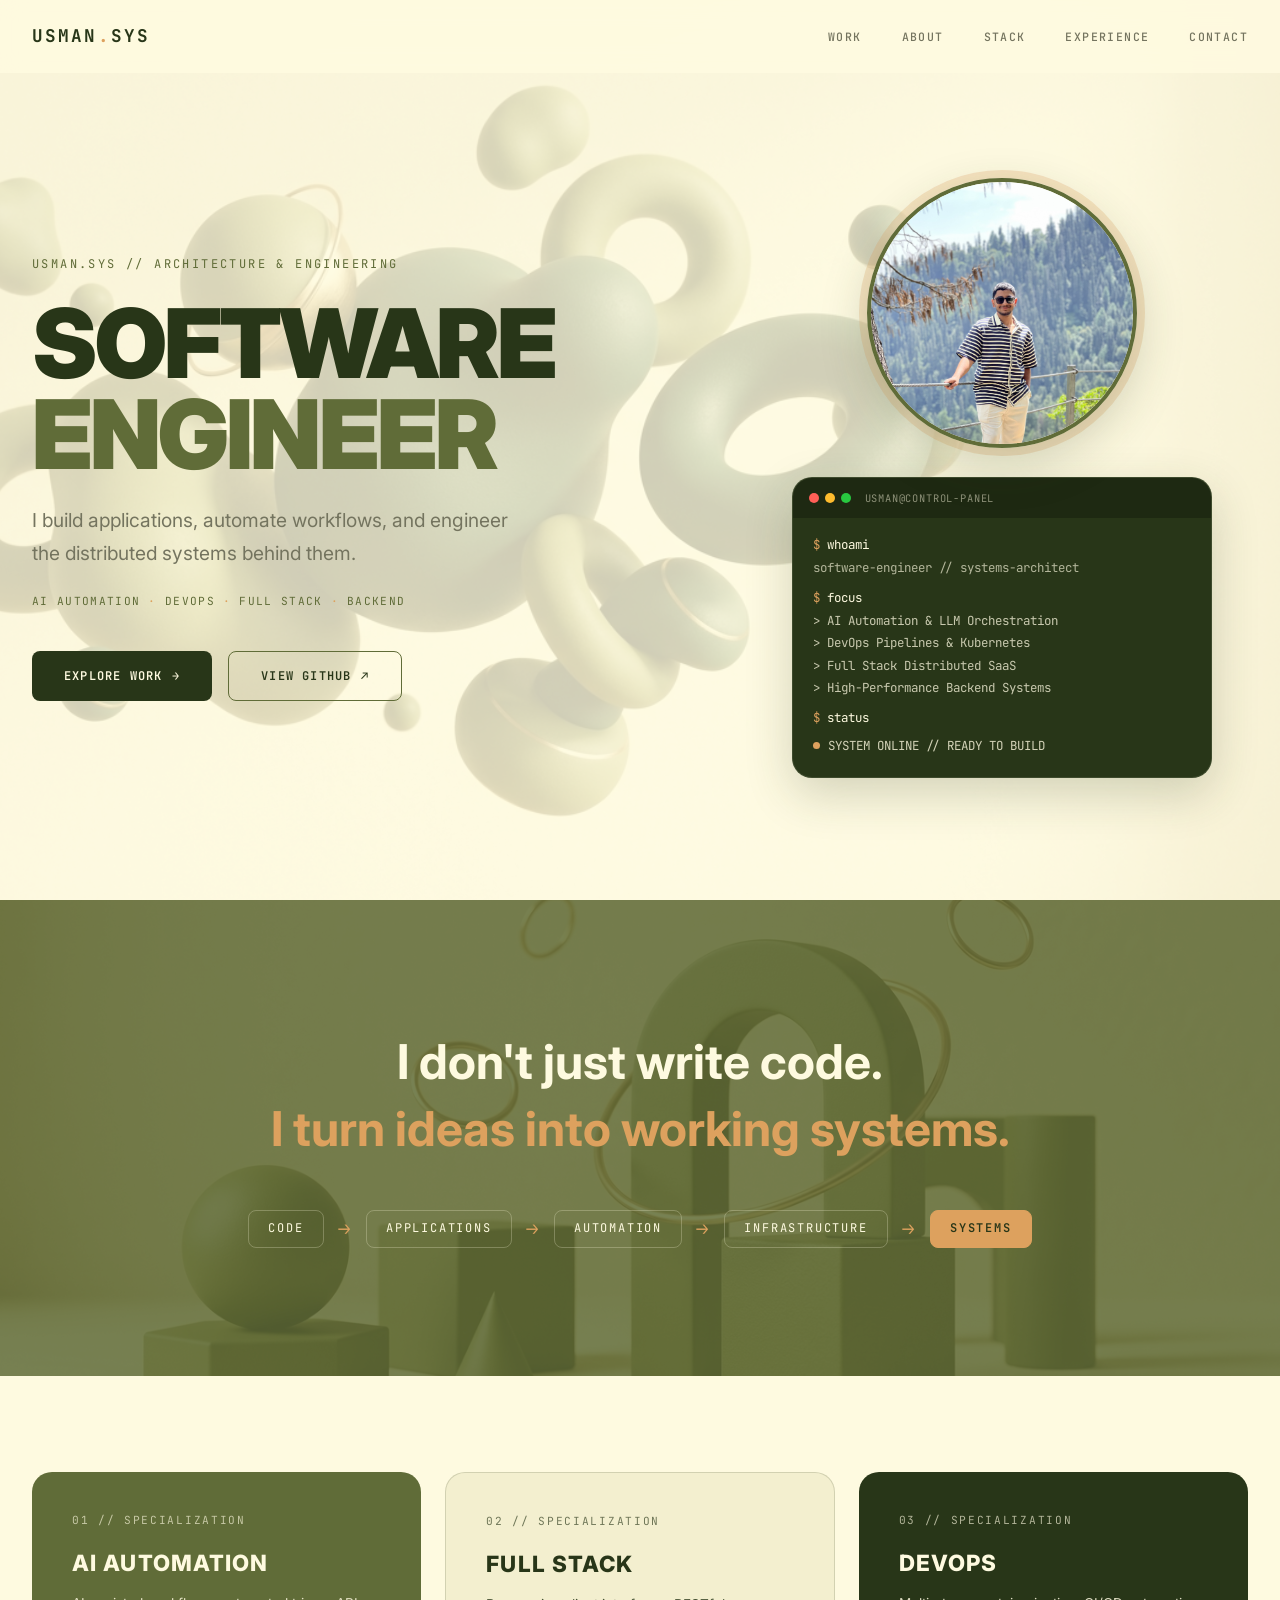
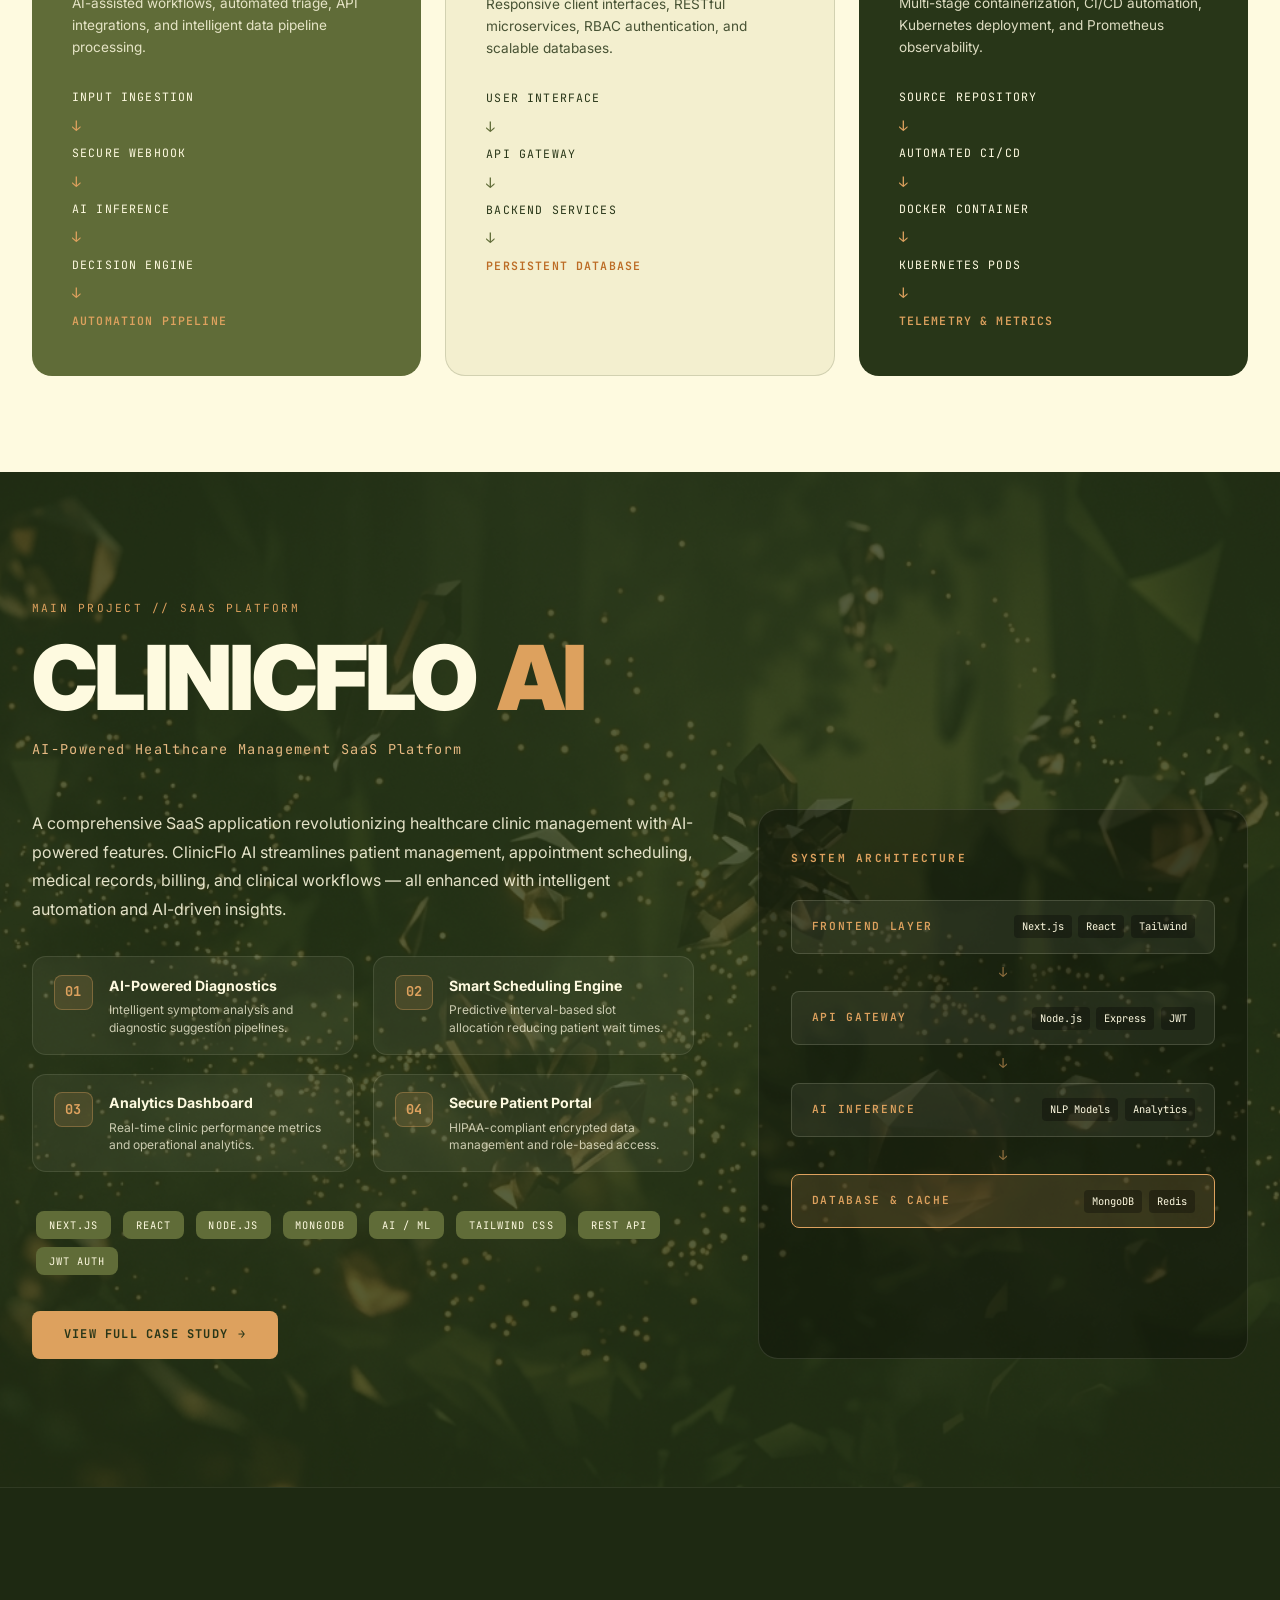
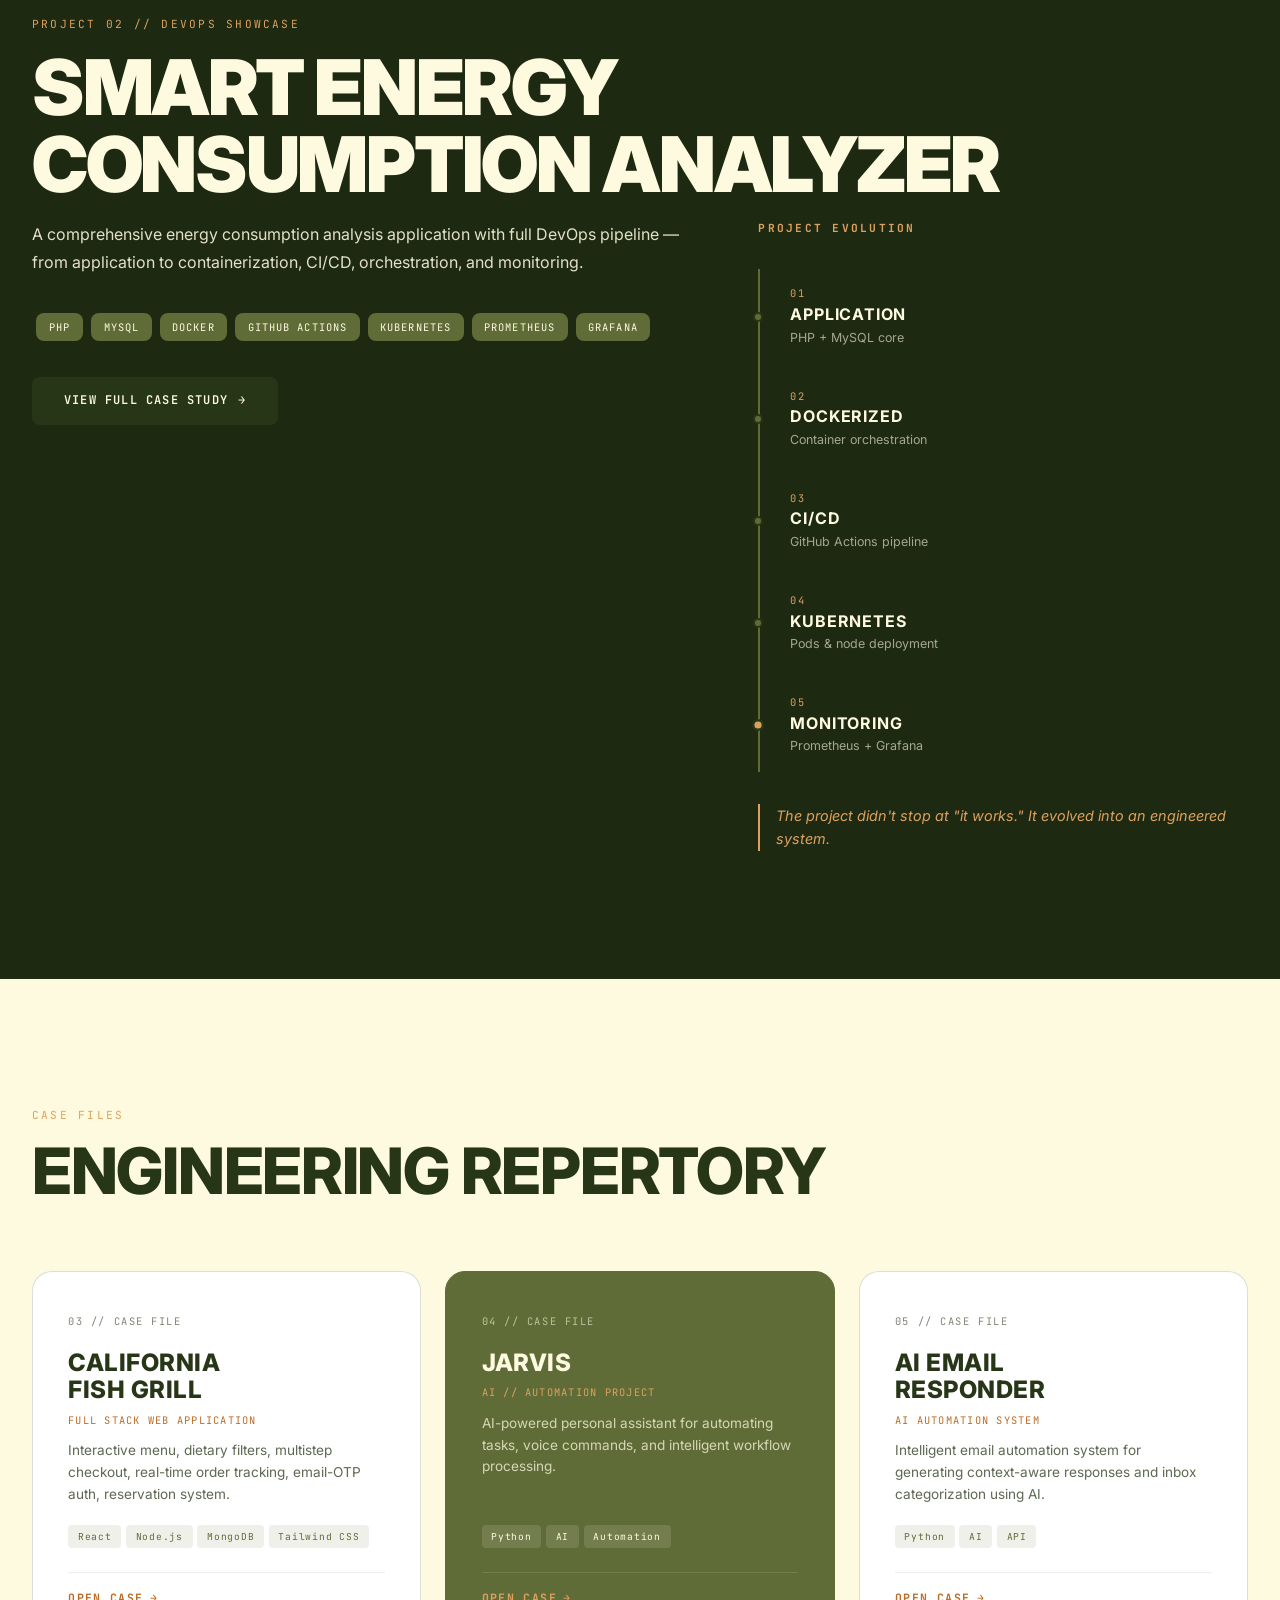
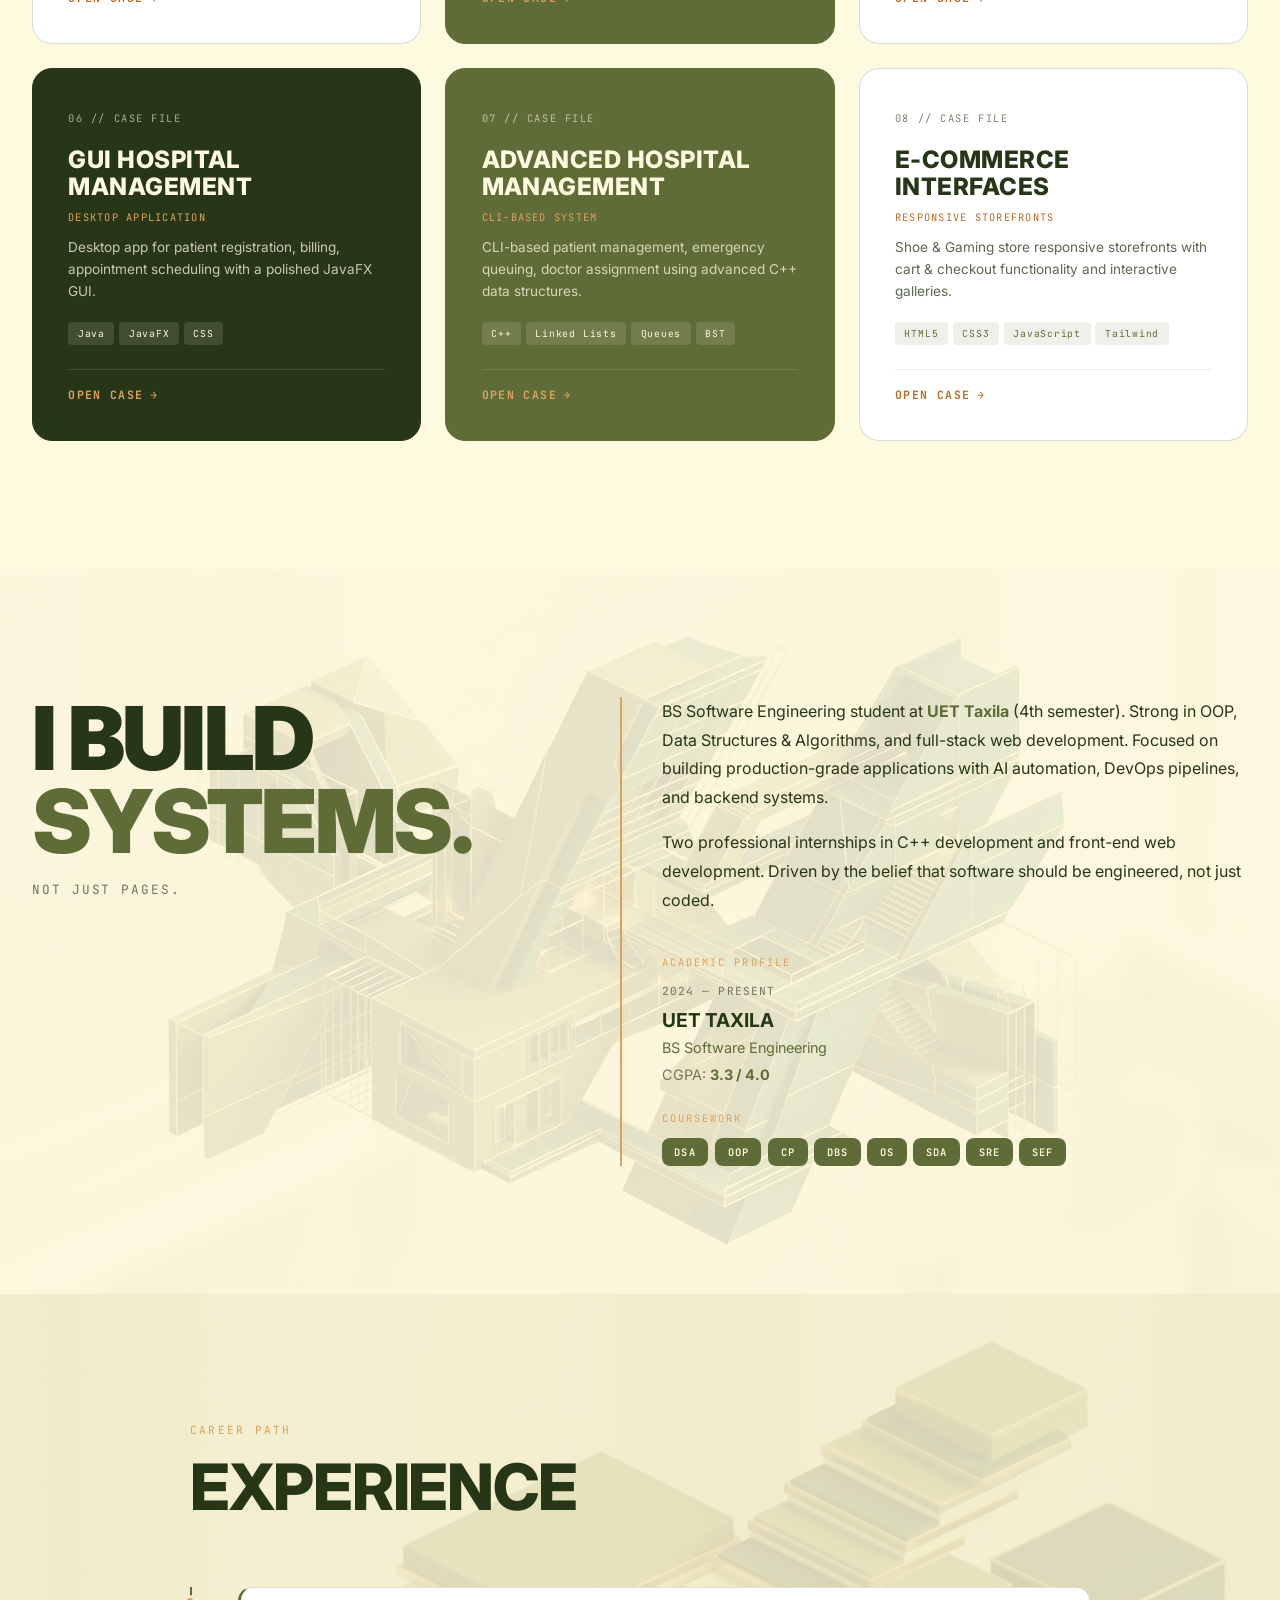
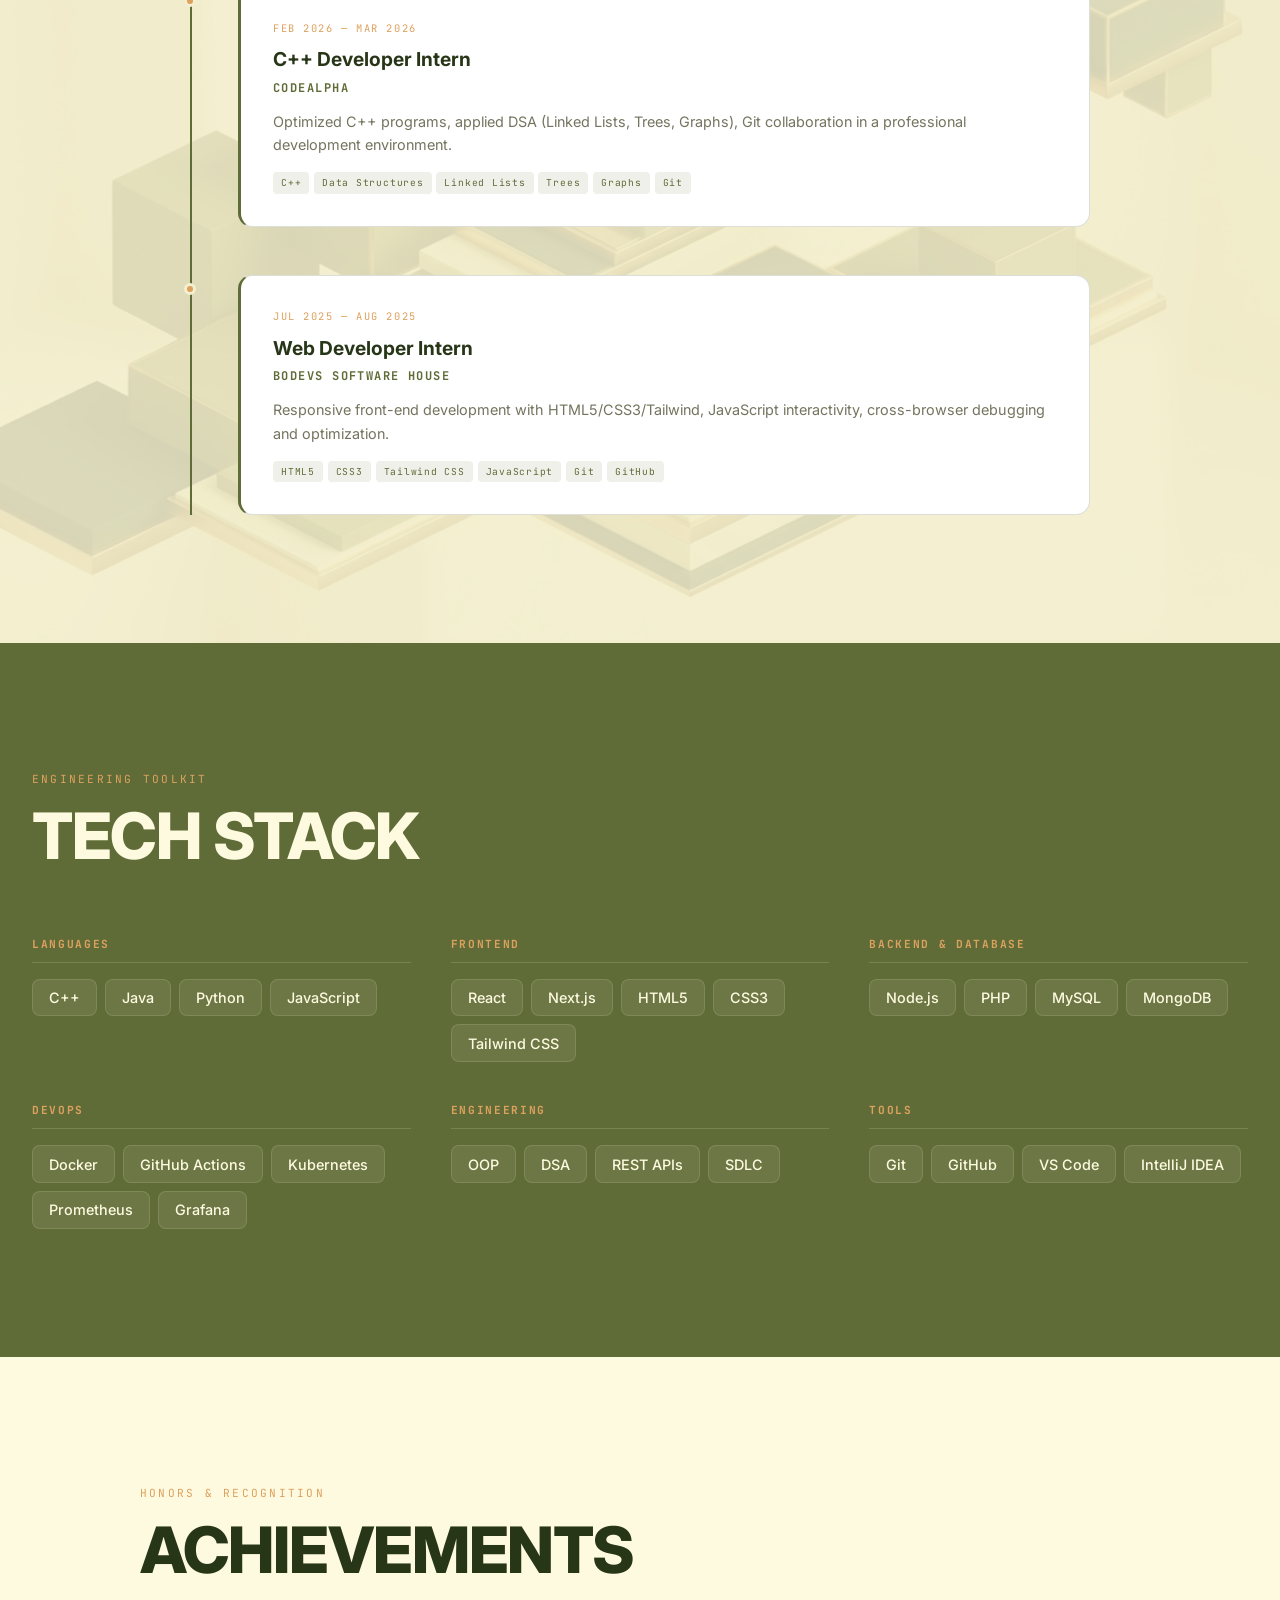
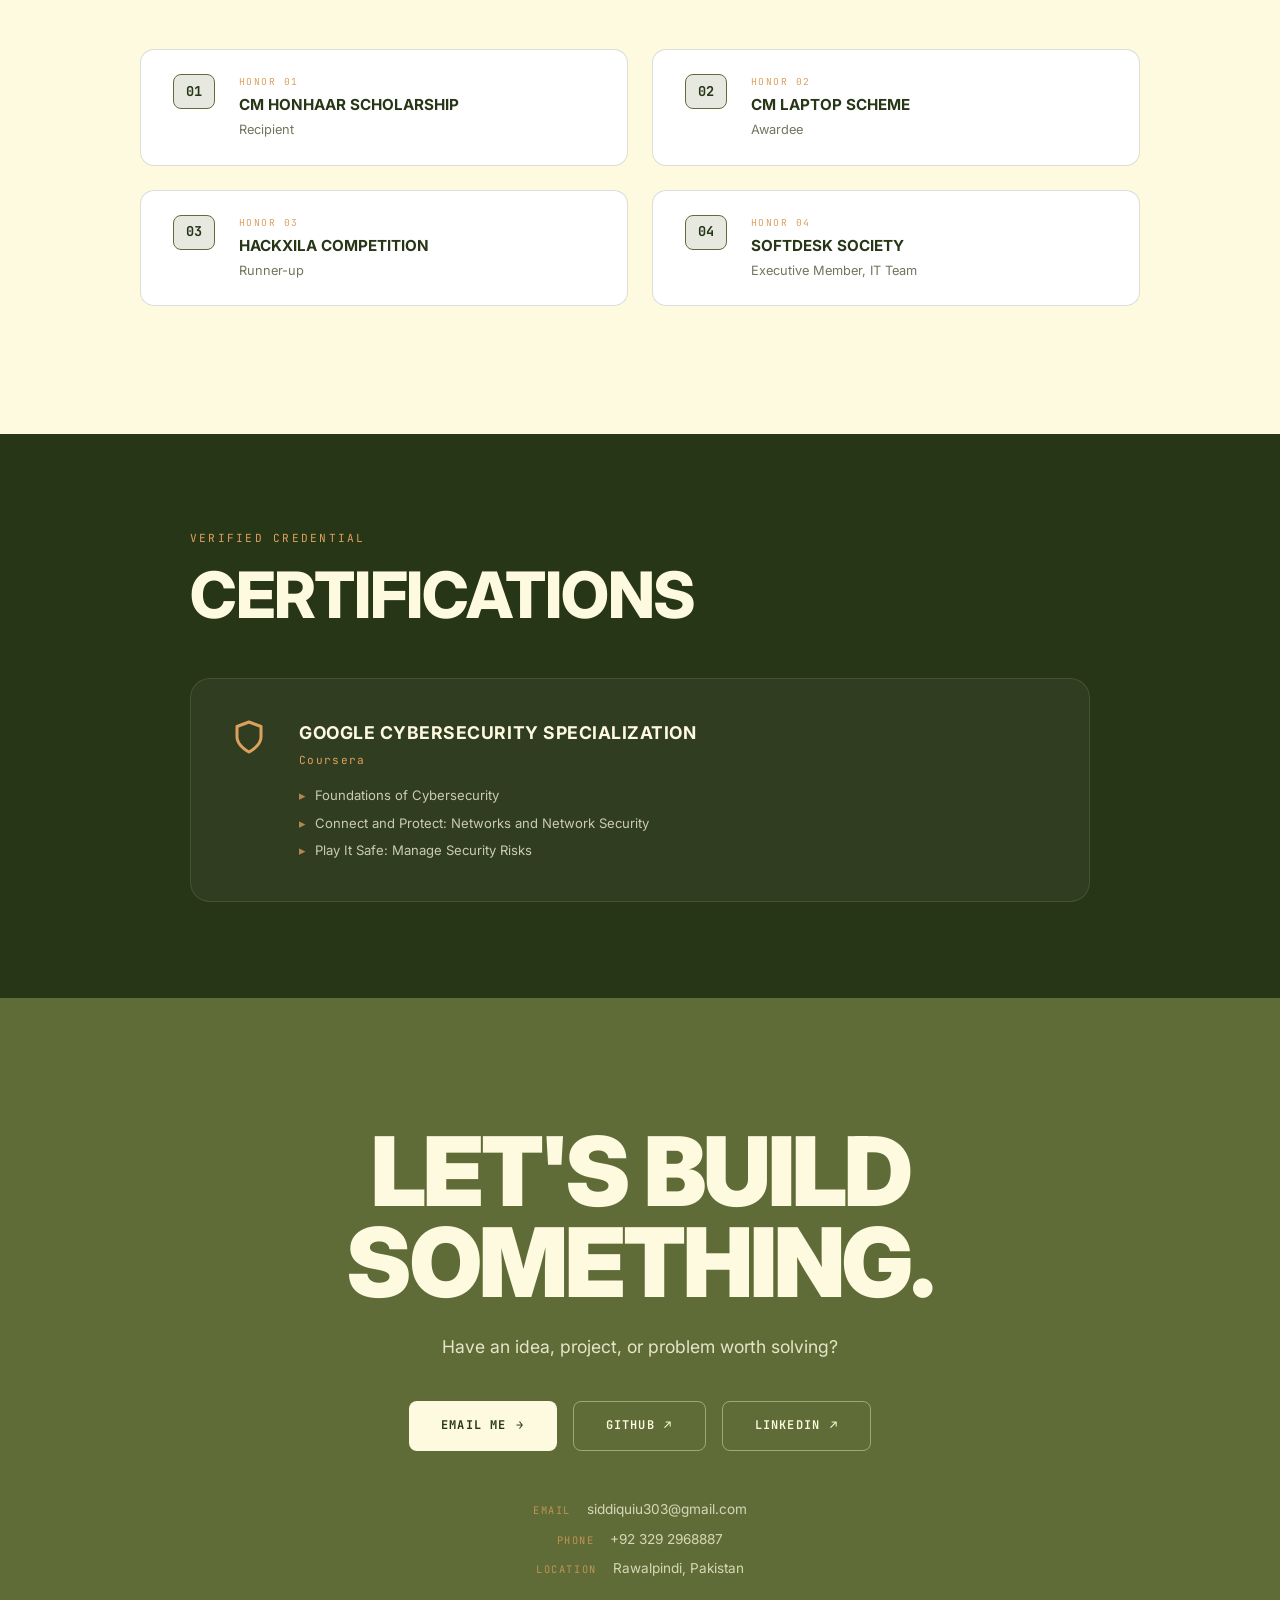
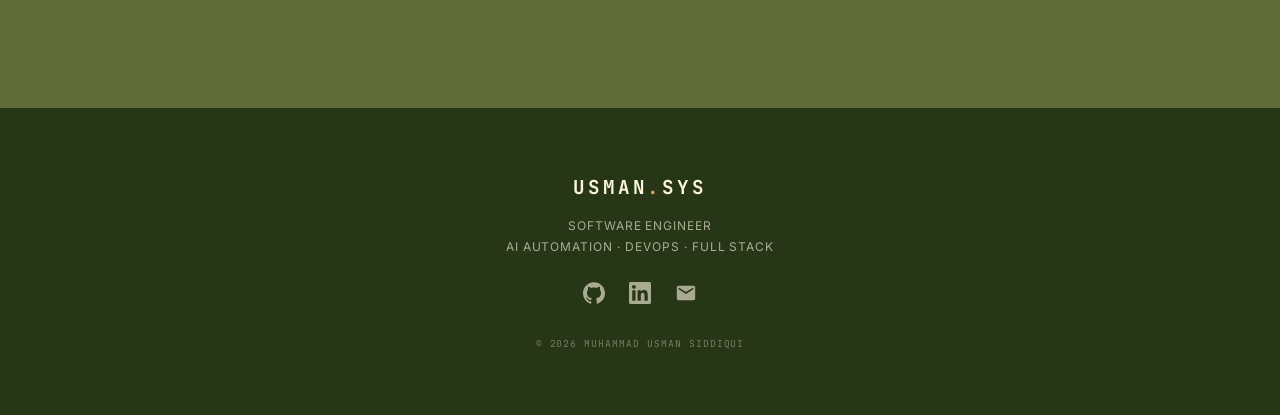
<file: index.html>
<!DOCTYPE html>
<html lang="en">
<head>
  <meta charset="UTF-8">
  <meta name="viewport" content="width=device-width, initial-scale=1.0">
  <title>Muhammad Usman Siddiqui — Software Engineer</title>
  <meta name="description" content="Muhammad Usman Siddiqui is a Software Engineer focused on AI automation, DevOps, full-stack development, and backend systems.">
  <meta name="author" content="Muhammad Usman Siddiqui">
  <meta name="keywords" content="Software Engineer, Full Stack Developer, AI Automation, DevOps, Muhammad Usman Siddiqui, Portfolio, ClinicFlo AI">

  <!-- Open Graph -->
  <meta property="og:title" content="Muhammad Usman Siddiqui — Software Engineer">
  <meta property="og:description" content="Software Engineer focused on AI Automation, DevOps, Full-Stack Development, and Backend Systems.">
  <meta property="og:type" content="website">
  <meta property="og:image" content="profile.jpg">

  <!-- Twitter -->
  <meta name="twitter:card" content="summary_large_image">
  <meta name="twitter:title" content="Muhammad Usman Siddiqui — Software Engineer">
  <meta name="twitter:description" content="Software Engineer focused on AI Automation, DevOps, Full-Stack Development, and Backend Systems.">

  <!-- Fonts -->
  <link rel="preconnect" href="https://fonts.googleapis.com">
  <link rel="preconnect" href="https://fonts.gstatic.com" crossorigin>
  <link href="https://fonts.googleapis.com/css2?family=Inter:wght@300;400;500;600;700;800;900&family=JetBrains+Mono:wght@300;400;500;600;700&display=swap" rel="stylesheet">

  <link rel="stylesheet" href="style.css?v=3.0">
</head>
<body>

  <!-- ═══════════════════ CANVAS 3D AMBIENT PARTICLES ═══════════════════ -->
  <canvas id="ambient-canvas" class="ambient-canvas" aria-hidden="true"></canvas>

  <!-- ═══════════════════ LOADING SCREEN ═══════════════════ -->
  <div id="loader" class="loader" aria-hidden="true">
    <div class="loader__content">
      <div class="loader__brand">USMAN.SYS</div>
      <div class="loader__lines">
        <div class="loader__line">INITIALIZING PORTFOLIO<span class="loader__dots">...</span> <span class="loader__check">[OK]</span></div>
        <div class="loader__line">LOADING PROJECTS<span class="loader__dots">...</span> <span class="loader__check">[OK]</span></div>
        <div class="loader__line">LOADING EXPERIENCE<span class="loader__dots">...</span> <span class="loader__check">[OK]</span></div>
        <div class="loader__line">CONNECTING TO GITHUB<span class="loader__dots">...</span> <span class="loader__check">[OK]</span></div>
      </div>
      <div class="loader__progress">
        <div class="loader__bar"></div>
      </div>
      <div class="loader__status">SYSTEM ONLINE</div>
    </div>
  </div>

  <!-- ═══════════════════ CUSTOM CURSOR ═══════════════════ -->
  <div id="cursor" class="custom-cursor" aria-hidden="true">
    <div class="cursor__dot"></div>
    <div class="cursor__ring"></div>
    <span class="cursor__label"></span>
  </div>

  <!-- ═══════════════════ NAVIGATION ═══════════════════ -->
  <nav id="navbar" class="navbar" role="navigation" aria-label="Main navigation">
    <div class="navbar__inner">
      <a href="#hero" class="navbar__brand" aria-label="Home">USMAN<span class="navbar__brand-dot">.</span>SYS</a>
      <button id="nav-toggle" class="navbar__toggle" aria-label="Toggle navigation" aria-expanded="false">
        <span class="navbar__toggle-bar"></span>
        <span class="navbar__toggle-bar"></span>
        <span class="navbar__toggle-bar"></span>
      </button>
      <ul id="nav-menu" class="navbar__menu">
        <li><a href="#work" class="navbar__link" data-section="work">WORK</a></li>
        <li><a href="#about" class="navbar__link" data-section="about">ABOUT</a></li>
        <li><a href="#stack" class="navbar__link" data-section="stack">STACK</a></li>
        <li><a href="#experience" class="navbar__link" data-section="experience">EXPERIENCE</a></li>
        <li><a href="#contact" class="navbar__link" data-section="contact">CONTACT</a></li>
      </ul>
    </div>
  </nav>

  <main>

    <!-- ═══════════════════ HERO ═══════════════════ -->
    <section id="hero" class="hero">
      <div class="hero__bg-image" aria-hidden="true">
        <img src="hero-bg.jpg" alt="" loading="eager">
      </div>
      <div class="hero__content">
        <div class="hero__left">
          <div class="hero__eyebrow reveal" data-reveal>USMAN.SYS // ARCHITECTURE &amp; ENGINEERING</div>
          <h1 class="hero__title reveal" data-reveal>
            <span class="hero__title-line">SOFTWARE</span>
            <span class="hero__title-line hero__title-line--accent">ENGINEER</span>
          </h1>
          <p class="hero__statement reveal" data-reveal>I build applications, automate workflows, and engineer the distributed systems behind them.</p>
          <div class="hero__tags reveal" data-reveal>
            <span>AI AUTOMATION</span>
            <span class="hero__tag-sep">·</span>
            <span>DEVOPS</span>
            <span class="hero__tag-sep">·</span>
            <span>FULL STACK</span>
            <span class="hero__tag-sep">·</span>
            <span>BACKEND</span>
          </div>
          <div class="hero__cta reveal" data-reveal>
            <a href="#work" class="btn btn--primary">EXPLORE WORK <span class="btn__arrow">→</span></a>
            <a href="https://github.com/Usman22Siddiqui" target="_blank" rel="noopener" class="btn btn--secondary">VIEW GITHUB <span class="btn__arrow">↗</span></a>
          </div>
        </div>
        <div class="hero__right reveal" data-reveal>
          <div class="hero__profile-wrapper">
            <img src="profile.jpg" alt="Muhammad Usman Siddiqui" class="hero__profile-img" loading="eager">
          </div>
          <div class="hero__terminal">
            <div class="terminal__header">
              <span class="terminal__dot terminal__dot--red"></span>
              <span class="terminal__dot terminal__dot--yellow"></span>
              <span class="terminal__dot terminal__dot--green"></span>
              <span class="terminal__title">USMAN@CONTROL-PANEL</span>
            </div>
            <div class="terminal__body">
              <div class="terminal__line"><span class="terminal__prompt">$</span> <span class="terminal__cmd">whoami</span></div>
              <div class="terminal__output">software-engineer // systems-architect</div>
              <div class="terminal__line"><span class="terminal__prompt">$</span> <span class="terminal__cmd">focus</span></div>
              <div class="terminal__output">
                <span class="terminal__focus-item">&gt; AI Automation &amp; LLM Orchestration</span>
                <span class="terminal__focus-item">&gt; DevOps Pipelines &amp; Kubernetes</span>
                <span class="terminal__focus-item">&gt; Full Stack Distributed SaaS</span>
                <span class="terminal__focus-item">&gt; High-Performance Backend Systems</span>
              </div>
              <div class="terminal__line"><span class="terminal__prompt">$</span> <span class="terminal__cmd">status</span></div>
              <div class="terminal__status"><span class="terminal__status-dot"></span> <span class="terminal__status-text">SYSTEM ONLINE // READY TO BUILD</span></div>
            </div>
          </div>
        </div>
      </div>
    </section>

    <!-- ═══════════════════ ENGINEERING STATEMENT ═══════════════════ -->
    <section class="statement">
      <div class="statement__bg-image" aria-hidden="true">
        <img src="olive-bg.jpg" alt="" loading="lazy">
      </div>
      <div class="statement__inner">
        <h2 class="statement__title reveal" data-reveal>
          <span class="statement__line">I don't just write code.</span>
          <span class="statement__line statement__line--accent">I turn ideas into working systems.</span>
        </h2>
        <div class="statement__flow reveal" data-reveal>
          <span class="flow__step">CODE</span>
          <span class="flow__arrow">↓</span>
          <span class="flow__step">APPLICATIONS</span>
          <span class="flow__arrow">↓</span>
          <span class="flow__step">AUTOMATION</span>
          <span class="flow__arrow">↓</span>
          <span class="flow__step">INFRASTRUCTURE</span>
          <span class="flow__arrow">↓</span>
          <span class="flow__step flow__step--active">SYSTEMS</span>
        </div>
      </div>
    </section>

    <!-- ═══════════════════ ENGINEERING DOMAINS ═══════════════════ -->
    <section id="domains" class="domains">
      <div class="domains__grid">
        <div class="domain domain--olive reveal" data-reveal>
          <span class="domain__number">01 // SPECIALIZATION</span>
          <h3 class="domain__title">AI AUTOMATION</h3>
          <p class="domain__desc">AI-assisted workflows, automated triage, API integrations, and intelligent data pipeline processing.</p>
          <div class="domain__diagram">
            <div class="diagram__step">INPUT INGESTION</div><div class="diagram__arrow">↓</div>
            <div class="diagram__step">SECURE WEBHOOK</div><div class="diagram__arrow">↓</div>
            <div class="diagram__step">AI INFERENCE</div><div class="diagram__arrow">↓</div>
            <div class="diagram__step">DECISION ENGINE</div><div class="diagram__arrow">↓</div>
            <div class="diagram__step diagram__step--active">AUTOMATION PIPELINE</div>
          </div>
        </div>
        <div class="domain domain--cream reveal" data-reveal>
          <span class="domain__number">02 // SPECIALIZATION</span>
          <h3 class="domain__title">FULL STACK</h3>
          <p class="domain__desc">Responsive client interfaces, RESTful microservices, RBAC authentication, and scalable databases.</p>
          <div class="domain__diagram">
            <div class="diagram__step">USER INTERFACE</div><div class="diagram__arrow">↓</div>
            <div class="diagram__step">API GATEWAY</div><div class="diagram__arrow">↓</div>
            <div class="diagram__step">BACKEND SERVICES</div><div class="diagram__arrow">↓</div>
            <div class="diagram__step diagram__step--active">PERSISTENT DATABASE</div>
          </div>
        </div>
        <div class="domain domain--forest reveal" data-reveal>
          <span class="domain__number">03 // SPECIALIZATION</span>
          <h3 class="domain__title">DEVOPS</h3>
          <p class="domain__desc">Multi-stage containerization, CI/CD automation, Kubernetes deployment, and Prometheus observability.</p>
          <div class="domain__diagram">
            <div class="diagram__step">SOURCE REPOSITORY</div><div class="diagram__arrow">↓</div>
            <div class="diagram__step">AUTOMATED CI/CD</div><div class="diagram__arrow">↓</div>
            <div class="diagram__step">DOCKER CONTAINER</div><div class="diagram__arrow">↓</div>
            <div class="diagram__step">KUBERNETES PODS</div><div class="diagram__arrow">↓</div>
            <div class="diagram__step diagram__step--active">TELEMETRY &amp; METRICS</div>
          </div>
        </div>
      </div>
    </section>

    <!-- ═══════════════════ FLAGSHIP: CLINICFLO AI ═══════════════════ -->
    <section id="work" class="flagship clinicflo">
      <div class="flagship__bg-image" aria-hidden="true">
        <img src="dark-bg.jpg" alt="" loading="lazy">
      </div>
      <div class="flagship__inner">
        <div class="flagship__header reveal" data-reveal>
          <span class="flagship__label">MAIN PROJECT // SAAS PLATFORM</span>
          <h2 class="flagship__title flagship__title--huge">
            <span>CLINICFLO</span>
            <span class="flagship__title--gold">AI</span>
          </h2>
          <p class="flagship__tagline">AI-Powered Healthcare Management SaaS Platform</p>
        </div>
        <div class="flagship__content reveal" data-reveal>
          <div class="flagship__info">
            <p class="flagship__desc">A comprehensive SaaS application revolutionizing healthcare clinic management with AI-powered features. ClinicFlo AI streamlines patient management, appointment scheduling, medical records, billing, and clinical workflows — all enhanced with intelligent automation and AI-driven insights.</p>
            <div class="clinicflo__features">
              <div class="clinicflo__feature">
                <span class="clinicflo__feature-num">01</span>
                <div>
                  <strong>AI-Powered Diagnostics</strong>
                  <p>Intelligent symptom analysis and diagnostic suggestion pipelines.</p>
                </div>
              </div>
              <div class="clinicflo__feature">
                <span class="clinicflo__feature-num">02</span>
                <div>
                  <strong>Smart Scheduling Engine</strong>
                  <p>Predictive interval-based slot allocation reducing patient wait times.</p>
                </div>
              </div>
              <div class="clinicflo__feature">
                <span class="clinicflo__feature-num">03</span>
                <div>
                  <strong>Analytics Dashboard</strong>
                  <p>Real-time clinic performance metrics and operational analytics.</p>
                </div>
              </div>
              <div class="clinicflo__feature">
                <span class="clinicflo__feature-num">04</span>
                <div>
                  <strong>Secure Patient Portal</strong>
                  <p>HIPAA-compliant encrypted data management and role-based access.</p>
                </div>
              </div>
            </div>
            <div class="flagship__tags">
              <span class="tag">NEXT.JS</span>
              <span class="tag">REACT</span>
              <span class="tag">NODE.JS</span>
              <span class="tag">MONGODB</span>
              <span class="tag">AI / ML</span>
              <span class="tag">TAILWIND CSS</span>
              <span class="tag">REST API</span>
              <span class="tag">JWT AUTH</span>
            </div>
            <div class="flagship__links">
              <a href="project.html?id=clinicflo-ai#clinicflo-ai" onclick="openProject('clinicflo-ai')" class="btn btn--accent">VIEW FULL CASE STUDY <span class="btn__arrow">→</span></a>
            </div>
          </div>
          <div class="clinicflo__architecture">
            <h3 class="evolution__title">SYSTEM ARCHITECTURE</h3>
            <div class="architecture__diagram">
              <div class="arch__layer">
                <span class="arch__label">FRONTEND LAYER</span>
                <div class="arch__items"><span>Next.js</span><span>React</span><span>Tailwind</span></div>
              </div>
              <div class="arch__connector">↓</div>
              <div class="arch__layer">
                <span class="arch__label">API GATEWAY</span>
                <div class="arch__items"><span>Node.js</span><span>Express</span><span>JWT</span></div>
              </div>
              <div class="arch__connector">↓</div>
              <div class="arch__layer">
                <span class="arch__label">AI INFERENCE</span>
                <div class="arch__items"><span>NLP Models</span><span>Analytics</span></div>
              </div>
              <div class="arch__connector">↓</div>
              <div class="arch__layer arch__layer--active">
                <span class="arch__label">DATABASE &amp; CACHE</span>
                <div class="arch__items"><span>MongoDB</span><span>Redis</span></div>
              </div>
            </div>
          </div>
        </div>
      </div>
    </section>

    <!-- ═══════════════════ SMART ENERGY PROJECT ═══════════════════ -->
    <section class="flagship flagship--secondary">
      <div class="flagship__inner">
        <div class="flagship__header reveal" data-reveal>
          <span class="flagship__label">PROJECT 02 // DEVOPS SHOWCASE</span>
          <h2 class="flagship__title">
            <span>SMART ENERGY</span>
            <span>CONSUMPTION ANALYZER</span>
          </h2>
        </div>
        <div class="flagship__content reveal" data-reveal>
          <div class="flagship__info">
            <p class="flagship__desc">A comprehensive energy consumption analysis application with full DevOps pipeline — from application to containerization, CI/CD, orchestration, and monitoring.</p>
            <div class="flagship__tags">
              <span class="tag">PHP</span><span class="tag">MYSQL</span><span class="tag">DOCKER</span><span class="tag">GITHUB ACTIONS</span><span class="tag">KUBERNETES</span><span class="tag">PROMETHEUS</span><span class="tag">GRAFANA</span>
            </div>
            <div class="flagship__links">
              <a href="project.html?id=smart-energy#smart-energy" onclick="openProject('smart-energy')" class="btn btn--primary">VIEW FULL CASE STUDY <span class="btn__arrow">→</span></a>
            </div>
          </div>
          <div class="flagship__evolution">
            <h3 class="evolution__title">PROJECT EVOLUTION</h3>
            <div class="evolution__timeline">
              <div class="evolution__step" data-step="1"><span class="evolution__number">01</span><span class="evolution__name">APPLICATION</span><span class="evolution__detail">PHP + MySQL core</span></div>
              <div class="evolution__connector"></div>
              <div class="evolution__step" data-step="2"><span class="evolution__number">02</span><span class="evolution__name">DOCKERIZED</span><span class="evolution__detail">Container orchestration</span></div>
              <div class="evolution__connector"></div>
              <div class="evolution__step" data-step="3"><span class="evolution__number">03</span><span class="evolution__name">CI/CD</span><span class="evolution__detail">GitHub Actions pipeline</span></div>
              <div class="evolution__connector"></div>
              <div class="evolution__step" data-step="4"><span class="evolution__number">04</span><span class="evolution__name">KUBERNETES</span><span class="evolution__detail">Pods &amp; node deployment</span></div>
              <div class="evolution__connector"></div>
              <div class="evolution__step" data-step="5"><span class="evolution__number">05</span><span class="evolution__name">MONITORING</span><span class="evolution__detail">Prometheus + Grafana</span></div>
            </div>
            <p class="evolution__statement">The project didn't stop at "it works." It evolved into an engineered system.</p>
          </div>
        </div>
      </div>
    </section>

    <!-- ═══════════════════ OTHER PROJECTS ═══════════════════ -->
    <section class="projects">
      <div class="projects__inner">
        <div class="projects__header reveal" data-reveal>
          <span class="section__label">CASE FILES</span>
          <h2 class="section__title">ENGINEERING REPERTORY</h2>
        </div>
        <div class="projects__grid">
          <a href="project.html?id=california-fish-grill#california-fish-grill" onclick="openProject('california-fish-grill')" class="project-card reveal" data-reveal data-cursor="VIEW">
            <div class="project-card__header"><span class="project-card__num">03 // CASE FILE</span></div>
            <h3 class="project-card__title">CALIFORNIA<br>FISH GRILL</h3>
            <p class="project-card__type">FULL STACK WEB APPLICATION</p>
            <p class="project-card__desc">Interactive menu, dietary filters, multistep checkout, real-time order tracking, email-OTP auth, reservation system.</p>
            <div class="project-card__tags"><span>React</span><span>Node.js</span><span>MongoDB</span><span>Tailwind CSS</span></div>
            <div class="project-card__footer"><span class="project-card__link">OPEN CASE <span>→</span></span></div>
          </a>
          <a href="project.html?id=jarvis#jarvis" onclick="openProject('jarvis')" class="project-card project-card--olive reveal" data-reveal data-cursor="VIEW">
            <div class="project-card__header"><span class="project-card__num">04 // CASE FILE</span></div>
            <h3 class="project-card__title">JARVIS</h3>
            <p class="project-card__type">AI // AUTOMATION PROJECT</p>
            <p class="project-card__desc">AI-powered personal assistant for automating tasks, voice commands, and intelligent workflow processing.</p>
            <div class="project-card__tags"><span>Python</span><span>AI</span><span>Automation</span></div>
            <div class="project-card__footer"><span class="project-card__link">OPEN CASE <span>→</span></span></div>
          </a>
          <a href="project.html?id=ai-email-responder#ai-email-responder" onclick="openProject('ai-email-responder')" class="project-card reveal" data-reveal data-cursor="VIEW">
            <div class="project-card__header"><span class="project-card__num">05 // CASE FILE</span></div>
            <h3 class="project-card__title">AI EMAIL<br>RESPONDER</h3>
            <p class="project-card__type">AI AUTOMATION SYSTEM</p>
            <p class="project-card__desc">Intelligent email automation system for generating context-aware responses and inbox categorization using AI.</p>
            <div class="project-card__tags"><span>Python</span><span>AI</span><span>API</span></div>
            <div class="project-card__footer"><span class="project-card__link">OPEN CASE <span>→</span></span></div>
          </a>
          <a href="project.html?id=gui-hospital#gui-hospital" onclick="openProject('gui-hospital')" class="project-card project-card--forest reveal" data-reveal data-cursor="VIEW">
            <div class="project-card__header"><span class="project-card__num">06 // CASE FILE</span></div>
            <h3 class="project-card__title">GUI HOSPITAL<br>MANAGEMENT</h3>
            <p class="project-card__type">DESKTOP APPLICATION</p>
            <p class="project-card__desc">Desktop app for patient registration, billing, appointment scheduling with a polished JavaFX GUI.</p>
            <div class="project-card__tags"><span>Java</span><span>JavaFX</span><span>CSS</span></div>
            <div class="project-card__footer"><span class="project-card__link">OPEN CASE <span>→</span></span></div>
          </a>
          <a href="project.html?id=advanced-hospital#advanced-hospital" onclick="openProject('advanced-hospital')" class="project-card project-card--olive reveal" data-reveal data-cursor="VIEW">
            <div class="project-card__header"><span class="project-card__num">07 // CASE FILE</span></div>
            <h3 class="project-card__title">ADVANCED HOSPITAL<br>MANAGEMENT</h3>
            <p class="project-card__type">CLI-BASED SYSTEM</p>
            <p class="project-card__desc">CLI-based patient management, emergency queuing, doctor assignment using advanced C++ data structures.</p>
            <div class="project-card__tags"><span>C++</span><span>Linked Lists</span><span>Queues</span><span>BST</span></div>
            <div class="project-card__footer"><span class="project-card__link">OPEN CASE <span>→</span></span></div>
          </a>
          <a href="project.html?id=ecommerce#ecommerce" onclick="openProject('ecommerce')" class="project-card reveal" data-reveal data-cursor="VIEW">
            <div class="project-card__header"><span class="project-card__num">08 // CASE FILE</span></div>
            <h3 class="project-card__title">E-COMMERCE<br>INTERFACES</h3>
            <p class="project-card__type">RESPONSIVE STOREFRONTS</p>
            <p class="project-card__desc">Shoe &amp; Gaming store responsive storefronts with cart &amp; checkout functionality and interactive galleries.</p>
            <div class="project-card__tags"><span>HTML5</span><span>CSS3</span><span>JavaScript</span><span>Tailwind</span></div>
            <div class="project-card__footer"><span class="project-card__link">OPEN CASE <span>→</span></span></div>
          </a>
        </div>
      </div>
    </section>

    <!-- ═══════════════════ ABOUT ═══════════════════ -->
    <section id="about" class="about">
      <div class="about__bg-image" aria-hidden="true">
        <img src="architecture-3d.jpg" alt="" loading="lazy">
      </div>
      <div class="about__inner">
        <div class="about__left reveal" data-reveal>
          <h2 class="about__title"><span>I BUILD</span><span class="about__title--accent">SYSTEMS.</span></h2>
          <p class="about__subtitle">NOT JUST PAGES.</p>
        </div>
        <div class="about__right reveal" data-reveal>
          <div class="about__bio">
            <p>BS Software Engineering student at <strong>UET Taxila</strong> (4th semester). Strong in OOP, Data Structures &amp; Algorithms, and full-stack web development. Focused on building production-grade applications with AI automation, DevOps pipelines, and backend systems.</p>
            <p>Two professional internships in C++ development and front-end web development. Driven by the belief that software should be engineered, not just coded.</p>
          </div>
          <div class="about__education">
            <div class="edu__label">ACADEMIC PROFILE</div>
            <div class="edu__school">
              <span class="edu__date">2024 — PRESENT</span>
              <h4 class="edu__name">UET TAXILA</h4>
              <p class="edu__degree">BS Software Engineering</p>
              <p class="edu__cgpa">CGPA: <strong>3.3 / 4.0</strong></p>
            </div>
            <div class="edu__courses">
              <span class="edu__label">COURSEWORK</span>
              <div class="edu__pills">
                <span>DSA</span>
                <span>OOP</span>
                <span>CP</span>
                <span>DBS</span>
                <span>OS</span>
                <span>SDA</span>
                <span>SRE</span>
                <span>SEF</span>
              </div>
            </div>
          </div>
        </div>
      </div>
    </section>

    <!-- ═══════════════════ EXPERIENCE ═══════════════════ -->
    <section id="experience" class="experience">
      <div class="experience__bg-image" aria-hidden="true">
        <img src="experience-3d.jpg" alt="" loading="lazy">
      </div>
      <div class="experience__inner">
        <div class="experience__header reveal" data-reveal>
          <span class="section__label">CAREER PATH</span>
          <h2 class="section__title">EXPERIENCE</h2>
        </div>
        <div class="timeline">
          <div class="timeline__line"></div>
          <div class="timeline__item reveal" data-reveal>
            <div class="timeline__marker"></div>
            <div class="timeline__card">
              <span class="timeline__date">FEB 2026 — MAR 2026</span>
              <h3 class="timeline__role">C++ Developer Intern</h3>
              <h4 class="timeline__company">CODEALPHA</h4>
              <p class="timeline__desc">Optimized C++ programs, applied DSA (Linked Lists, Trees, Graphs), Git collaboration in a professional development environment.</p>
              <div class="timeline__tech"><span>C++</span><span>Data Structures</span><span>Linked Lists</span><span>Trees</span><span>Graphs</span><span>Git</span></div>
            </div>
          </div>
          <div class="timeline__item reveal" data-reveal>
            <div class="timeline__marker"></div>
            <div class="timeline__card">
              <span class="timeline__date">JUL 2025 — AUG 2025</span>
              <h3 class="timeline__role">Web Developer Intern</h3>
              <h4 class="timeline__company">BODEVS SOFTWARE HOUSE</h4>
              <p class="timeline__desc">Responsive front-end development with HTML5/CSS3/Tailwind, JavaScript interactivity, cross-browser debugging and optimization.</p>
              <div class="timeline__tech"><span>HTML5</span><span>CSS3</span><span>Tailwind CSS</span><span>JavaScript</span><span>Git</span><span>GitHub</span></div>
            </div>
          </div>
        </div>
      </div>
    </section>

    <!-- ═══════════════════ TECH STACK ═══════════════════ -->
    <section id="stack" class="stack">
      <div class="stack__inner">
        <div class="stack__header reveal" data-reveal>
          <span class="section__label">ENGINEERING TOOLKIT</span>
          <h2 class="section__title">TECH STACK</h2>
        </div>
        <div class="stack__grid">
          <div class="stack__group reveal" data-reveal><h3 class="stack__category">LANGUAGES</h3><div class="stack__items"><span>C++</span><span>Java</span><span>Python</span><span>JavaScript</span></div></div>
          <div class="stack__group reveal" data-reveal><h3 class="stack__category">FRONTEND</h3><div class="stack__items"><span>React</span><span>Next.js</span><span>HTML5</span><span>CSS3</span><span>Tailwind CSS</span></div></div>
          <div class="stack__group reveal" data-reveal><h3 class="stack__category">BACKEND &amp; DATABASE</h3><div class="stack__items"><span>Node.js</span><span>PHP</span><span>MySQL</span><span>MongoDB</span></div></div>
          <div class="stack__group reveal" data-reveal><h3 class="stack__category">DEVOPS</h3><div class="stack__items"><span>Docker</span><span>GitHub Actions</span><span>Kubernetes</span><span>Prometheus</span><span>Grafana</span></div></div>
          <div class="stack__group reveal" data-reveal><h3 class="stack__category">ENGINEERING</h3><div class="stack__items"><span>OOP</span><span>DSA</span><span>REST APIs</span><span>SDLC</span></div></div>
          <div class="stack__group reveal" data-reveal><h3 class="stack__category">TOOLS</h3><div class="stack__items"><span>Git</span><span>GitHub</span><span>VS Code</span><span>IntelliJ IDEA</span></div></div>
        </div>
      </div>
    </section>

    <!-- ═══════════════════ ACHIEVEMENTS ═══════════════════ -->
    <section class="achievements">
      <div class="achievements__inner">
        <div class="achievements__header reveal" data-reveal><span class="section__label">HONORS &amp; RECOGNITION</span><h2 class="section__title">ACHIEVEMENTS</h2></div>
        <div class="achievements__grid">
          <div class="achievement reveal" data-reveal><span class="achievement__badge-tag">01</span><div class="achievement__info"><span class="achievement__num">HONOR 01</span><h3 class="achievement__name">CM HONHAAR SCHOLARSHIP</h3><p class="achievement__detail">Recipient</p></div></div>
          <div class="achievement reveal" data-reveal><span class="achievement__badge-tag">02</span><div class="achievement__info"><span class="achievement__num">HONOR 02</span><h3 class="achievement__name">CM LAPTOP SCHEME</h3><p class="achievement__detail">Awardee</p></div></div>
          <div class="achievement reveal" data-reveal><span class="achievement__badge-tag">03</span><div class="achievement__info"><span class="achievement__num">HONOR 03</span><h3 class="achievement__name">HACKXILA COMPETITION</h3><p class="achievement__detail">Runner-up</p></div></div>
          <div class="achievement reveal" data-reveal><span class="achievement__badge-tag">04</span><div class="achievement__info"><span class="achievement__num">HONOR 04</span><h3 class="achievement__name">SOFTDESK SOCIETY</h3><p class="achievement__detail">Executive Member, IT Team</p></div></div>
        </div>
      </div>
    </section>

    <!-- ═══════════════════ CERTIFICATIONS ═══════════════════ -->
    <section class="certifications">
      <div class="certifications__inner">
        <div class="certifications__header reveal" data-reveal><span class="section__label">VERIFIED CREDENTIAL</span><h2 class="section__title">CERTIFICATIONS</h2></div>
        <div class="cert reveal" data-reveal>
          <div class="cert__badge">
            <svg viewBox="0 0 24 24" width="36" height="36" fill="none" stroke="currentColor" stroke-width="2" stroke-linecap="round" stroke-linejoin="round" style="color: var(--gold);"><path d="M12 22s8-4 8-10V5l-8-3-8 3v7c0 6 8 10 8 10z"/></svg>
          </div>
          <div class="cert__info">
            <h3 class="cert__title">GOOGLE CYBERSECURITY SPECIALIZATION</h3>
            <p class="cert__provider">Coursera</p>
            <div class="cert__modules"><span>Foundations of Cybersecurity</span><span>Connect and Protect: Networks and Network Security</span><span>Play It Safe: Manage Security Risks</span></div>
          </div>
        </div>
      </div>
    </section>

    <!-- ═══════════════════ CONTACT ═══════════════════ -->
    <section id="contact" class="contact">
      <div class="contact__inner">
        <div class="contact__content reveal" data-reveal>
          <h2 class="contact__title"><span>LET'S BUILD</span><span>SOMETHING.</span></h2>
          <p class="contact__subtitle">Have an idea, project, or problem worth solving?</p>
          <div class="contact__links">
            <a href="mailto:siddiquiu303@gmail.com" class="btn btn--contact">EMAIL ME <span class="btn__arrow">→</span></a>
            <a href="https://github.com/Usman22Siddiqui" target="_blank" rel="noopener" class="btn btn--contact-outline">GITHUB <span class="btn__arrow">↗</span></a>
            <a href="https://linkedin.com/in/usman-siddiqui-07708a380" target="_blank" rel="noopener" class="btn btn--contact-outline">LINKEDIN <span class="btn__arrow">↗</span></a>
          </div>
          <div class="contact__info">
            <p><span class="contact__info-label">EMAIL</span> siddiquiu303@gmail.com</p>
            <p><span class="contact__info-label">PHONE</span> +92 329 2968887</p>
            <p><span class="contact__info-label">LOCATION</span> Rawalpindi, Pakistan</p>
          </div>
        </div>
      </div>
    </section>
  </main>

  <!-- ═══════════════════ FOOTER ═══════════════════ -->
  <footer class="footer">
    <div class="footer__inner">
      <div class="footer__brand">USMAN<span class="footer__dot">.</span>SYS</div>
      <p class="footer__tagline">SOFTWARE ENGINEER<br>AI AUTOMATION · DEVOPS · FULL STACK</p>
      <div class="footer__social">
        <a href="https://github.com/Usman22Siddiqui" target="_blank" rel="noopener" aria-label="GitHub"><svg viewBox="0 0 24 24" width="22" height="22" fill="currentColor"><path d="M12 .297c-6.63 0-12 5.373-12 12 0 5.303 3.438 9.8 8.205 11.385.6.113.82-.258.82-.577 0-.285-.01-1.04-.015-2.04-3.338.724-4.042-1.61-4.042-1.61C4.422 18.07 3.633 17.7 3.633 17.7c-1.087-.744.084-.729.084-.729 1.205.084 1.838 1.236 1.838 1.236 1.07 1.835 2.809 1.305 3.495.998.108-.776.417-1.305.76-1.605-2.665-.3-5.466-1.332-5.466-5.93 0-1.31.465-2.38 1.235-3.22-.135-.303-.54-1.523.105-3.176 0 0 1.005-.322 3.3 1.23.96-.267 1.98-.399 3-.405 1.02.006 2.04.138 3 .405 2.28-1.552 3.285-1.23 3.285-1.23.645 1.653.24 2.873.12 3.176.765.84 1.23 1.91 1.23 3.22 0 4.61-2.805 5.625-5.475 5.92.42.36.81 1.096.81 2.22 0 1.606-.015 2.896-.015 3.286 0 .315.21.69.825.57C20.565 22.092 24 17.592 24 12.297c0-6.627-5.373-12-12-12"/></svg></a>
        <a href="https://linkedin.com/in/usman-siddiqui-07708a380" target="_blank" rel="noopener" aria-label="LinkedIn"><svg viewBox="0 0 24 24" width="22" height="22" fill="currentColor"><path d="M20.447 20.452h-3.554v-5.569c0-1.328-.027-3.037-1.852-3.037-1.853 0-2.136 1.445-2.136 2.939v5.667H9.351V9h3.414v1.561h.046c.477-.9 1.637-1.85 3.37-1.85 3.601 0 4.267 2.37 4.267 5.455v6.286zM5.337 7.433c-1.144 0-2.063-.926-2.063-2.065 0-1.138.92-2.063 2.063-2.063 1.14 0 2.064.925 2.064 2.063 0 1.139-.925 2.065-2.064 2.065zm1.782 13.019H3.555V9h3.564v11.452zM22.225 0H1.771C.792 0 0 .774 0 1.729v20.542C0 23.227.792 24 1.771 24h20.451C23.2 24 24 23.227 24 22.271V1.729C24 .774 23.2 0 22.222 0h.003z"/></svg></a>
        <a href="mailto:siddiquiu303@gmail.com" aria-label="Email"><svg viewBox="0 0 24 24" width="22" height="22" fill="currentColor"><path d="M20 4H4c-1.1 0-1.99.9-1.99 2L2 18c0 1.1.9 2 2 2h16c1.1 0 2-.9 2-2V6c0-1.1-.9-2-2-2zm0 4l-8 5-8-5V6l8 5 8-5v2z"/></svg></a>
      </div>
      <p class="footer__copy">© 2026 MUHAMMAD USMAN SIDDIQUI</p>
    </div>
  </footer>

  <script>
    function openProject(id) {
      try {
        localStorage.setItem('active_project', id);
      } catch(e) {}
    }
  </script>
  <script src="script.js?v=3.0"></script>
</body>
</html>
</file>
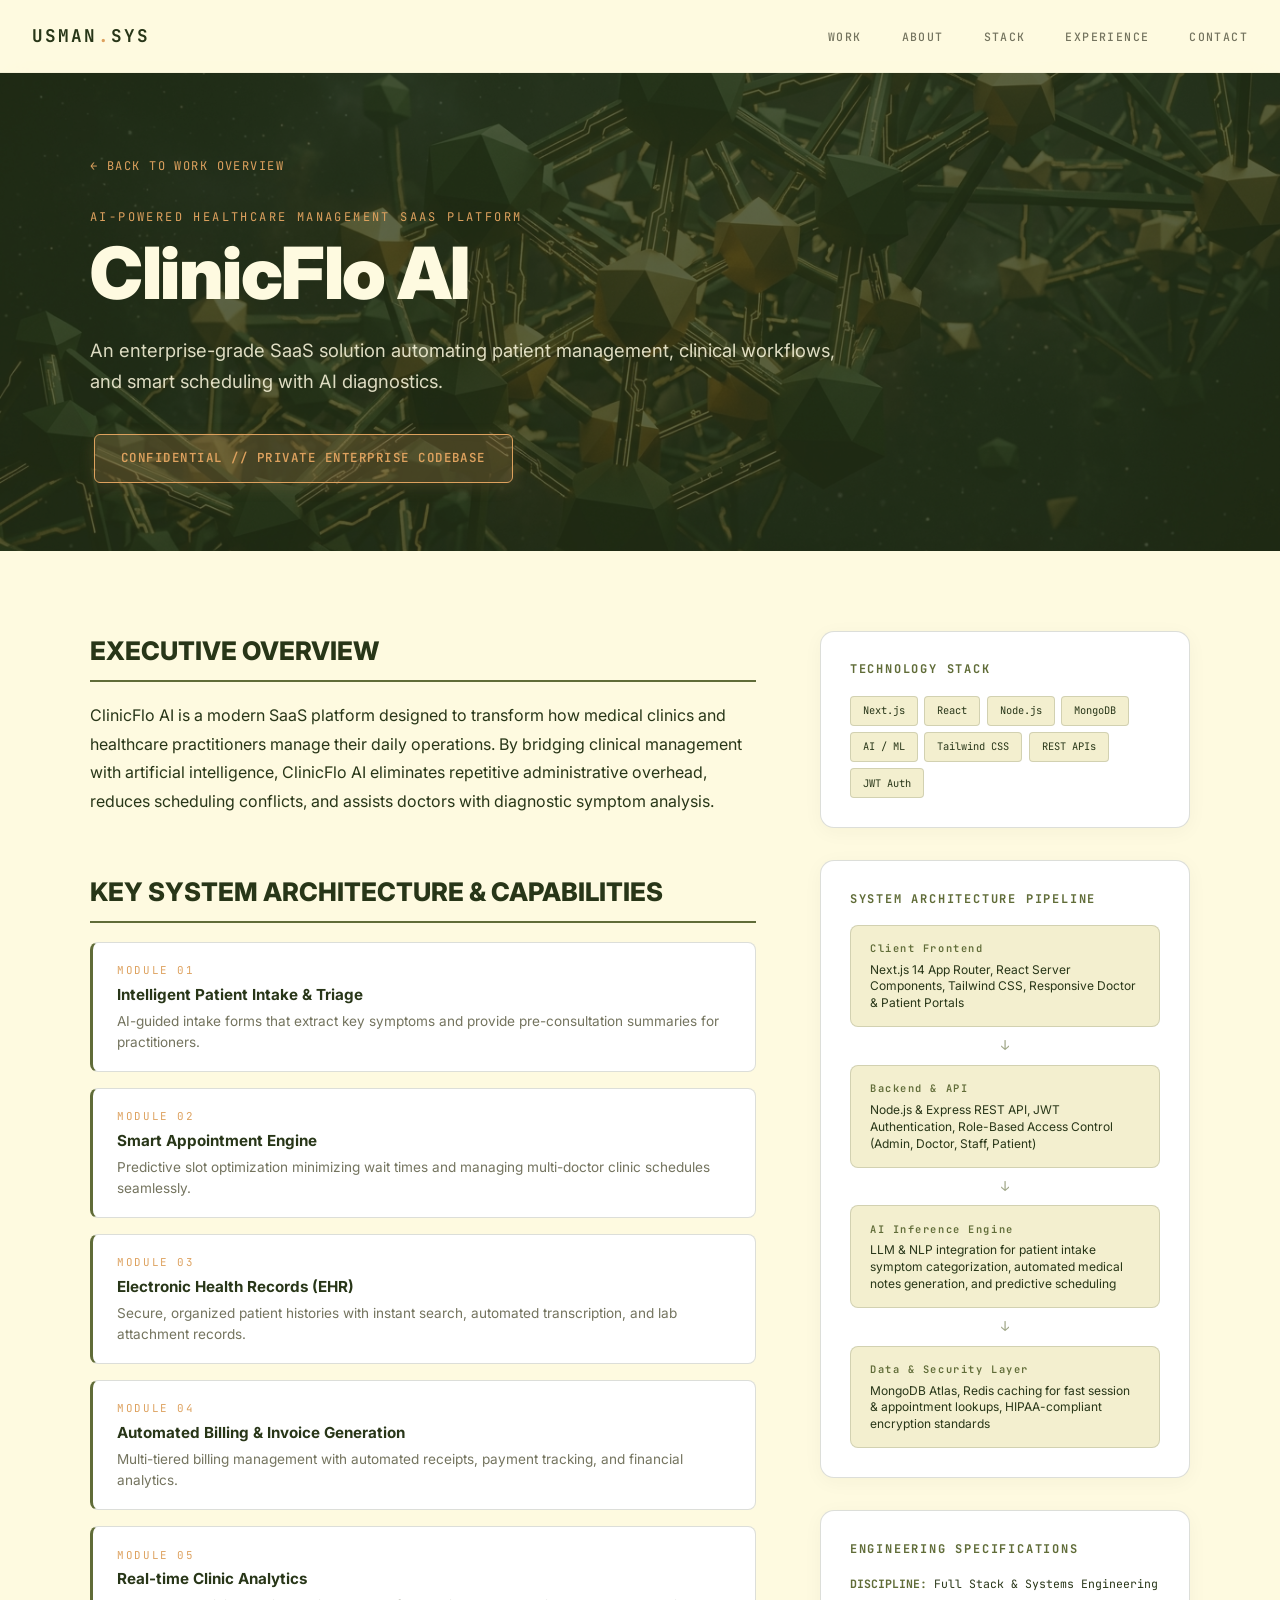
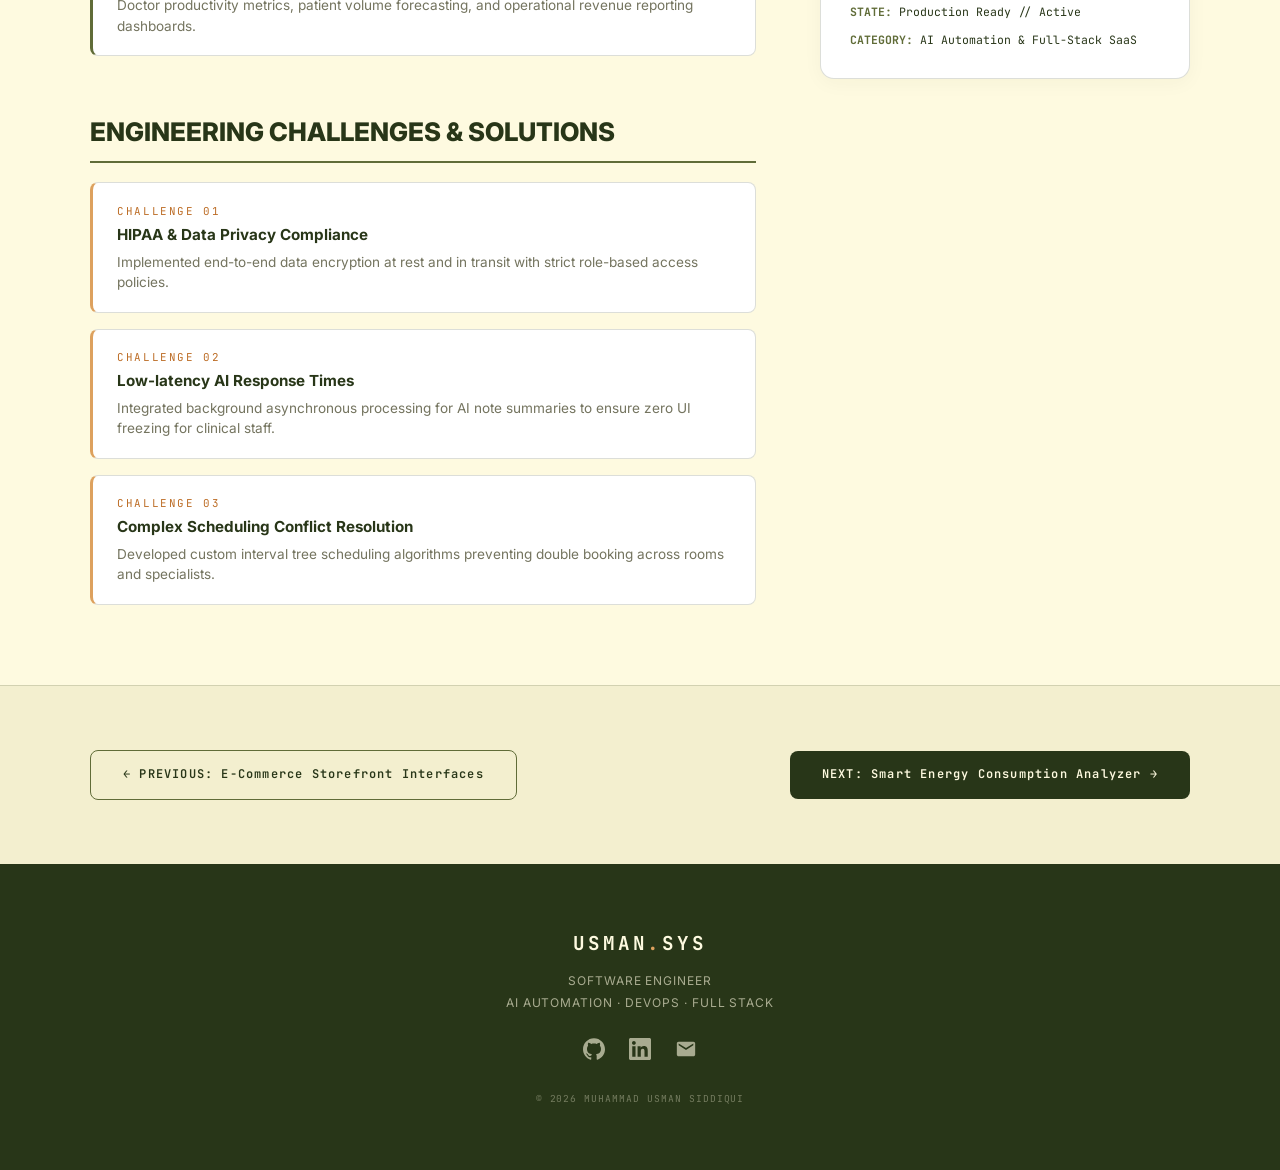
<file: project.html>
<!DOCTYPE html>
<html lang="en">
<head>
  <meta charset="UTF-8">
  <meta name="viewport" content="width=device-width, initial-scale=1.0">
  <title>Case Study — Muhammad Usman Siddiqui</title>
  <meta name="description" content="Detailed engineering case study and system architecture by Muhammad Usman Siddiqui.">
  
  <!-- Fonts -->
  <link rel="preconnect" href="https://fonts.googleapis.com">
  <link rel="preconnect" href="https://fonts.gstatic.com" crossorigin>
  <link href="https://fonts.googleapis.com/css2?family=Inter:wght@300;400;500;600;700;800;900&family=JetBrains+Mono:wght@300;400;500;600;700&display=swap" rel="stylesheet">

  <link rel="stylesheet" href="style.css?v=3.0">
</head>
<body>

  <!-- ═══════════════════ CUSTOM CURSOR ═══════════════════ -->
  <div id="cursor" class="custom-cursor" aria-hidden="true">
    <div class="cursor__ring"></div>
    <span class="cursor__label"></span>
  </div>

  <!-- ═══════════════════ NAVIGATION ═══════════════════ -->
  <nav id="navbar" class="navbar" role="navigation" aria-label="Main navigation">
    <div class="navbar__inner">
      <a href="index.html" class="navbar__brand" aria-label="Home">USMAN<span class="navbar__brand-dot">.</span>SYS</a>
      <button id="nav-toggle" class="navbar__toggle" aria-label="Toggle navigation" aria-expanded="false">
        <span class="navbar__toggle-bar"></span>
        <span class="navbar__toggle-bar"></span>
        <span class="navbar__toggle-bar"></span>
      </button>
      <ul id="nav-menu" class="navbar__menu">
        <li><a href="index.html#work" class="navbar__link">WORK</a></li>
        <li><a href="index.html#about" class="navbar__link">ABOUT</a></li>
        <li><a href="index.html#stack" class="navbar__link">STACK</a></li>
        <li><a href="index.html#experience" class="navbar__link">EXPERIENCE</a></li>
        <li><a href="index.html#contact" class="navbar__link">CONTACT</a></li>
      </ul>
    </div>
  </nav>

  <main class="project-detail" id="project-detail-container">
    <!-- Content dynamically populated from projects-data.js based on ?id= query param -->
  </main>

  <!-- ═══════════════════ FOOTER ═══════════════════ -->
  <footer class="footer">
    <div class="footer__inner">
      <div class="footer__brand">USMAN<span class="footer__dot">.</span>SYS</div>
      <p class="footer__tagline">SOFTWARE ENGINEER<br>AI AUTOMATION · DEVOPS · FULL STACK</p>
      <div class="footer__social">
        <a href="https://github.com/Usman22Siddiqui" target="_blank" rel="noopener" aria-label="GitHub"><svg viewBox="0 0 24 24" width="22" height="22" fill="currentColor"><path d="M12 .297c-6.63 0-12 5.373-12 12 0 5.303 3.438 9.8 8.205 11.385.6.113.82-.258.82-.577 0-.285-.01-1.04-.015-2.04-3.338.724-4.042-1.61-4.042-1.61C4.422 18.07 3.633 17.7 3.633 17.7c-1.087-.744.084-.729.084-.729 1.205.084 1.838 1.236 1.838 1.236 1.07 1.835 2.809 1.305 3.495.998.108-.776.417-1.305.76-1.605-2.665-.3-5.466-1.332-5.466-5.93 0-1.31.465-2.38 1.235-3.22-.135-.303-.54-1.523.105-3.176 0 0 1.005-.322 3.3 1.23.96-.267 1.98-.399 3-.405 1.02.006 2.04.138 3 .405 2.28-1.552 3.285-1.23 3.285-1.23.645 1.653.24 2.873.12 3.176.765.84 1.23 1.91 1.23 3.22 0 4.61-2.805 5.625-5.475 5.92.42.36.81 1.096.81 2.22 0 1.606-.015 2.896-.015 3.286 0 .315.21.69.825.57C20.565 22.092 24 17.592 24 12.297c0-6.627-5.373-12-12-12"/></svg></a>
        <a href="https://linkedin.com/in/usman-siddiqui-07708a380" target="_blank" rel="noopener" aria-label="LinkedIn"><svg viewBox="0 0 24 24" width="22" height="22" fill="currentColor"><path d="M20.447 20.452h-3.554v-5.569c0-1.328-.027-3.037-1.852-3.037-1.853 0-2.136 1.445-2.136 2.939v5.667H9.351V9h3.414v1.561h.046c.477-.9 1.637-1.85 3.37-1.85 3.601 0 4.267 2.37 4.267 5.455v6.286zM5.337 7.433c-1.144 0-2.063-.926-2.063-2.065 0-1.138.92-2.063 2.063-2.063 1.14 0 2.064.925 2.064 2.063 0 1.139-.925 2.065-2.064 2.065zm1.782 13.019H3.555V9h3.564v11.452zM22.225 0H1.771C.792 0 0 .774 0 1.729v20.542C0 23.227.792 24 1.771 24h20.451C23.2 24 24 23.227 24 22.271V1.729C24 .774 23.2 0 22.222 0h.003z"/></svg></a>
        <a href="mailto:siddiquiu303@gmail.com" aria-label="Email"><svg viewBox="0 0 24 24" width="22" height="22" fill="currentColor"><path d="M20 4H4c-1.1 0-1.99.9-1.99 2L2 18c0 1.1.9 2 2 2h16c1.1 0 2-.9 2-2V6c0-1.1-.9-2-2-2zm0 4l-8 5-8-5V6l8 5 8-5v2z"/></svg></a>
      </div>
      <p class="footer__copy">© 2026 MUHAMMAD USMAN SIDDIQUI</p>
    </div>
  </footer>

  <script src="projects-data.js?v=3.0"></script>
  <script src="project.js?v=3.0"></script>
</body>
</html>
</file>
<file: style.css>
/* ═══════════════════════════════════════════════════════════
   USMAN.SYS — Olive Garden Design System
   Premium Multi-Paged Editorial Portfolio
   ═══════════════════════════════════════════════════════════ */

/* ─── CSS VARIABLES ─── */
:root {
  --olive: #606C38;
  --forest: #283618;
  --cream: #FEFAE0;
  --gold: #DDA15E;
  --burnt: #BC6C25;
  --white: #FFFFFF;

  --olive-soft: #747F4D;
  --forest-soft: #3A4927;
  --cream-dark: #F3EFCF;
  --gold-soft: #E7BA83;

  --text-primary: #283618;
  --text-secondary: #606C38;
  --text-muted: #74745F;

  --border: rgba(40, 54, 24, 0.16);
  --border-light: rgba(254, 250, 224, 0.15);

  --font-primary: 'Inter', -apple-system, BlinkMacSystemFont, sans-serif;
  --font-mono: 'JetBrains Mono', 'Fira Code', monospace;

  --radius-sm: 8px;
  --radius-md: 14px;
  --radius-lg: 20px;
  --radius-xl: 24px;

  --transition: 200ms ease;
  --transition-md: 400ms cubic-bezier(0.16, 1, 0.3, 1);
  --transition-lg: 700ms cubic-bezier(0.16, 1, 0.3, 1);
}

/* ─── RESET ─── */
*, *::before, *::after {
  margin: 0;
  padding: 0;
  box-sizing: border-box;
}

html {
  scroll-behavior: smooth;
  -webkit-text-size-adjust: 100%;
  scroll-padding-top: 80px;
}

body {
  font-family: var(--font-primary);
  background: var(--cream);
  color: var(--text-primary);
  line-height: 1.6;
  overflow-x: hidden;
  -webkit-font-smoothing: antialiased;
  -moz-osx-font-smoothing: grayscale;
}

body.loading {
  overflow: hidden;
}

a {
  color: inherit;
  text-decoration: none;
}

img {
  max-width: 100%;
  display: block;
}

ul {
  list-style: none;
}

button {
  border: none;
  background: none;
  cursor: pointer;
  font-family: inherit;
}

::selection {
  background: var(--olive);
  color: var(--cream);
}

/* ─── FOCUS STATES ─── */
:focus-visible {
  outline: 2px solid var(--gold);
  outline-offset: 3px;
  border-radius: 4px;
}

/* ═══════════════════════════════════════════════════════════
   3D AMBIENT CANVAS
   ═══════════════════════════════════════════════════════════ */
.ambient-canvas {
  position: fixed;
  top: 0;
  left: 0;
  width: 100vw;
  height: 100vh;
  pointer-events: none;
  z-index: 0;
  opacity: 0.65;
}

/* ═══════════════════════════════════════════════════════════
   LOADING SCREEN
   ═══════════════════════════════════════════════════════════ */
.loader {
  position: fixed;
  inset: 0;
  z-index: 9999;
  background: var(--forest);
  display: flex;
  align-items: center;
  justify-content: center;
  transition: opacity 0.5s ease, visibility 0.5s ease;
}

.loader.hidden {
  opacity: 0;
  visibility: hidden;
  pointer-events: none;
}

.loader__content {
  text-align: center;
  color: var(--cream);
  font-family: var(--font-mono);
}

.loader__brand {
  font-size: 1.8rem;
  font-weight: 700;
  letter-spacing: 0.15em;
  margin-bottom: 2rem;
  color: var(--cream);
}

.loader__lines {
  text-align: left;
  margin-bottom: 2rem;
}

.loader__line {
  font-size: 0.75rem;
  letter-spacing: 0.05em;
  color: var(--cream);
  opacity: 0;
  transform: translateY(8px);
  animation: loaderLineReveal 0.3s ease forwards;
  margin-bottom: 0.4rem;
}

.loader__line:nth-child(1) { animation-delay: 0.1s; }
.loader__line:nth-child(2) { animation-delay: 0.35s; }
.loader__line:nth-child(3) { animation-delay: 0.6s; }
.loader__line:nth-child(4) { animation-delay: 0.85s; }

.loader__check {
  color: var(--gold);
  font-weight: 700;
  opacity: 0;
  animation: checkReveal 0.2s ease forwards;
}

.loader__line:nth-child(1) .loader__check { animation-delay: 0.3s; }
.loader__line:nth-child(2) .loader__check { animation-delay: 0.55s; }
.loader__line:nth-child(3) .loader__check { animation-delay: 0.8s; }
.loader__line:nth-child(4) .loader__check { animation-delay: 1.05s; }

@keyframes loaderLineReveal {
  to { opacity: 1; transform: translateY(0); }
}

@keyframes checkReveal {
  to { opacity: 1; }
}

.loader__progress {
  width: 220px;
  height: 3px;
  background: rgba(254, 250, 224, 0.15);
  border-radius: 3px;
  margin: 0 auto 1.5rem;
  overflow: hidden;
}

.loader__bar {
  height: 100%;
  width: 0%;
  background: var(--gold);
  border-radius: 3px;
  animation: loaderBar 1.2s ease forwards 0.1s;
}

@keyframes loaderBar {
  to { width: 100%; }
}

.loader__status {
  font-size: 0.75rem;
  letter-spacing: 0.2em;
  color: var(--gold);
  opacity: 0;
  animation: loaderLineReveal 0.4s ease forwards 1.1s;
}

/* ═══════════════════════════════════════════════════════════
   CUSTOM CURSOR (AMBIENT GOLDEN TRAILING RING)
   ═══════════════════════════════════════════════════════════ */
.custom-cursor,
.custom-cursor * {
  pointer-events: none !important;
  user-select: none;
}

.custom-cursor {
  position: fixed;
  top: 0;
  left: 0;
  width: 0;
  height: 0;
  z-index: 999999;
  pointer-events: none !important;
}

.cursor__ring {
  position: fixed;
  top: 0;
  left: 0;
  width: 36px;
  height: 36px;
  border: 1.5px solid var(--gold);
  background: rgba(221, 161, 94, 0.08);
  border-radius: 50%;
  box-shadow: 0 0 14px rgba(221, 161, 94, 0.3);
  pointer-events: none !important;
  opacity: 0;
  transition: opacity 0.3s ease,
              width 0.25s cubic-bezier(0.16, 1, 0.3, 1),
              height 0.25s cubic-bezier(0.16, 1, 0.3, 1),
              border-color 0.25s ease,
              background 0.25s ease;
  will-change: transform, width, height;
}

.cursor__label {
  position: fixed;
  top: 0;
  left: 0;
  font-family: var(--font-mono);
  font-size: 0.62rem;
  font-weight: 700;
  letter-spacing: 0.15em;
  background: var(--forest);
  color: var(--cream);
  padding: 3px 8px;
  border-radius: 4px;
  border: 1px solid var(--gold);
  white-space: nowrap;
  opacity: 0;
  pointer-events: none !important;
  transition: opacity 0.2s ease;
  will-change: transform;
}

body.cursor-active .cursor__ring {
  opacity: 1;
}

.custom-cursor.cursor--hover .cursor__ring {
  width: 56px;
  height: 56px;
  border-color: var(--gold);
  background: rgba(221, 161, 94, 0.18);
  box-shadow: 0 0 24px rgba(221, 161, 94, 0.45);
}

.custom-cursor.cursor--hover .cursor__label {
  opacity: 1;
}

/* ═══════════════════════════════════════════════════════════
   NAVIGATION
   ═══════════════════════════════════════════════════════════ */
.navbar {
  position: fixed;
  top: 0;
  left: 0;
  right: 0;
  z-index: 1000;
  background: rgba(254, 250, 224, 0.92);
  backdrop-filter: blur(12px);
  -webkit-backdrop-filter: blur(12px);
  border-bottom: 1px solid transparent;
  transition: background 0.3s, border-color 0.3s, box-shadow 0.3s;
}

.navbar.scrolled {
  border-bottom-color: var(--border);
  box-shadow: 0 1px 20px rgba(40, 54, 24, 0.06);
}

.navbar__inner {
  max-width: 1280px;
  margin: 0 auto;
  padding: 0 2rem;
  height: 72px;
  display: flex;
  align-items: center;
  justify-content: space-between;
}

.navbar__brand {
  font-family: var(--font-mono);
  font-size: 1.1rem;
  font-weight: 700;
  letter-spacing: 0.12em;
  color: var(--forest);
}

.navbar__brand-dot {
  color: var(--gold);
}

.navbar__menu {
  display: flex;
  gap: 2.5rem;
  align-items: center;
}

.navbar__link {
  font-family: var(--font-mono);
  font-size: 0.72rem;
  font-weight: 500;
  letter-spacing: 0.12em;
  color: var(--text-muted);
  position: relative;
  padding: 0.5rem 0;
  transition: color var(--transition);
}

.navbar__link::after {
  content: '';
  position: absolute;
  bottom: 0;
  left: 0;
  width: 0;
  height: 2px;
  background: var(--gold);
  transition: width 0.3s ease;
}

.navbar__link:hover,
.navbar__link.active {
  color: var(--olive);
}

.navbar__link.active::after,
.navbar__link:hover::after {
  width: 100%;
}

/* Mobile Toggle */
.navbar__toggle {
  display: none;
  flex-direction: column;
  gap: 5px;
  padding: 4px;
}

.navbar__toggle-bar {
  width: 22px;
  height: 2px;
  background: var(--forest);
  border-radius: 2px;
  transition: transform 0.3s, opacity 0.3s;
}

.navbar__toggle.active .navbar__toggle-bar:nth-child(1) {
  transform: rotate(45deg) translate(5px, 5px);
}

.navbar__toggle.active .navbar__toggle-bar:nth-child(2) {
  opacity: 0;
}

.navbar__toggle.active .navbar__toggle-bar:nth-child(3) {
  transform: rotate(-45deg) translate(5px, -5px);
}

@media (max-width: 768px) {
  .navbar__toggle {
    display: flex;
  }

  .navbar__menu {
    position: fixed;
    top: 72px;
    left: 0;
    right: 0;
    background: var(--cream);
    flex-direction: column;
    padding: 2rem;
    gap: 1.5rem;
    border-bottom: 1px solid var(--border);
    transform: translateY(-120%);
    opacity: 0;
    transition: transform 0.4s cubic-bezier(0.16, 1, 0.3, 1), opacity 0.3s;
    box-shadow: 0 20px 40px rgba(40, 54, 24, 0.1);
  }

  .navbar__menu.open {
    transform: translateY(0);
    opacity: 1;
  }
}

/* ═══════════════════════════════════════════════════════════
   3D BACKGROUND IMAGES & GRAPHICS
   ═══════════════════════════════════════════════════════════ */
.hero__bg-image,
.statement__bg-image,
.flagship__bg-image,
.about__bg-image,
.experience__bg-image,
.project-hero__bg-image {
  position: absolute;
  inset: 0;
  overflow: hidden;
  pointer-events: none;
  z-index: 0;
}

.hero__bg-image img {
  width: 100%;
  height: 100%;
  object-fit: cover;
  object-position: right center;
  opacity: 0.18;
  mix-blend-mode: multiply;
  transform: scale(1.05);
  animation: slowPan 25s ease-in-out infinite alternate;
}

.statement__bg-image img {
  width: 100%;
  height: 100%;
  object-fit: cover;
  opacity: 0.15;
  mix-blend-mode: overlay;
}

.flagship__bg-image img {
  width: 100%;
  height: 100%;
  object-fit: cover;
  opacity: 0.22;
  mix-blend-mode: screen;
  animation: slowZoom 20s ease-in-out infinite alternate;
}

.about__bg-image img {
  width: 100%;
  height: 100%;
  object-fit: cover;
  opacity: 0.12;
  mix-blend-mode: multiply;
}

.experience__bg-image img {
  width: 100%;
  height: 100%;
  object-fit: cover;
  object-position: center;
  opacity: 0.12;
  mix-blend-mode: multiply;
}

.project-hero__bg-image img {
  width: 100%;
  height: 100%;
  object-fit: cover;
  opacity: 0.25;
  mix-blend-mode: screen;
  animation: slowPan 30s ease-in-out infinite alternate;
}

@keyframes slowPan {
  from { transform: scale(1.03) translate(0, 0); }
  to { transform: scale(1.08) translate(-1%, -1.5%); }
}

@keyframes slowZoom {
  from { transform: scale(1); }
  to { transform: scale(1.06); }
}

/* ═══════════════════════════════════════════════════════════
   HERO SECTION
   ═══════════════════════════════════════════════════════════ */
.hero {
  min-height: 100vh;
  display: flex;
  align-items: center;
  padding: 120px 2rem 4rem;
  background: var(--cream);
  position: relative;
  overflow: hidden;
}

.hero__content {
  max-width: 1280px;
  margin: 0 auto;
  width: 100%;
  display: grid;
  grid-template-columns: 1.15fr 0.85fr;
  gap: 3.5rem;
  align-items: center;
  position: relative;
  z-index: 1;
}

.hero__eyebrow {
  font-family: var(--font-mono);
  font-size: 0.75rem;
  letter-spacing: 0.2em;
  color: var(--olive);
  margin-bottom: 1.5rem;
}

.hero__title {
  margin-bottom: 1.5rem;
}

.hero__title-line {
  display: block;
  font-size: clamp(3.2rem, 7.5vw, 6.8rem);
  font-weight: 900;
  line-height: 0.95;
  letter-spacing: -0.03em;
  color: var(--forest);
}

.hero__title-line--accent {
  color: var(--olive);
}

.hero__statement {
  font-size: clamp(1rem, 1.5vw, 1.2rem);
  color: var(--text-muted);
  max-width: 500px;
  margin-bottom: 1.5rem;
  line-height: 1.7;
}

.hero__tags {
  display: flex;
  flex-wrap: wrap;
  gap: 0.5rem;
  font-family: var(--font-mono);
  font-size: 0.7rem;
  letter-spacing: 0.12em;
  color: var(--text-secondary);
  margin-bottom: 2.5rem;
}

.hero__tag-sep {
  color: var(--gold);
}

.hero__cta {
  display: flex;
  gap: 1rem;
  flex-wrap: wrap;
}

/* Hero Right Side — Enlarged Profile & Terminal */
.hero__right {
  display: flex;
  flex-direction: column;
  gap: 1.8rem;
  align-items: center;
}

.hero__profile-wrapper {
  width: 270px;
  height: 270px;
  border-radius: 50%;
  overflow: hidden;
  border: 4px solid var(--olive);
  box-shadow: 0 16px 48px rgba(40, 54, 24, 0.22), 0 0 0 8px rgba(221, 161, 94, 0.25);
  flex-shrink: 0;
  position: relative;
  transition: transform 0.4s cubic-bezier(0.16, 1, 0.3, 1), box-shadow 0.4s;
}

.hero__profile-wrapper:hover {
  transform: scale(1.03);
  box-shadow: 0 20px 56px rgba(40, 54, 24, 0.28), 0 0 0 12px rgba(221, 161, 94, 0.4);
}

.hero__profile-img {
  width: 100%;
  height: 100%;
  object-fit: cover;
  object-position: center top;
}

.hero__terminal {
  background: var(--forest);
  border-radius: var(--radius-lg);
  border: 1px solid rgba(254, 250, 224, 0.1);
  overflow: hidden;
  width: 100%;
  max-width: 420px;
  box-shadow: 0 16px 48px rgba(40, 54, 24, 0.2);
  transition: transform 0.3s cubic-bezier(0.16, 1, 0.3, 1);
}

.terminal__header {
  display: flex;
  align-items: center;
  gap: 6px;
  padding: 12px 16px;
  background: rgba(0, 0, 0, 0.25);
}

.terminal__dot {
  width: 10px;
  height: 10px;
  border-radius: 50%;
}

.terminal__dot--red { background: #ff5f57; }
.terminal__dot--yellow { background: #febc2e; }
.terminal__dot--green { background: #28c840; }

.terminal__title {
  font-family: var(--font-mono);
  font-size: 0.65rem;
  color: rgba(254, 250, 224, 0.5);
  letter-spacing: 0.08em;
  margin-left: 8px;
}

.terminal__body {
  padding: 16px 20px 20px;
  font-family: var(--font-mono);
  font-size: 0.78rem;
  line-height: 1.8;
  color: var(--cream);
}

.terminal__prompt {
  color: var(--gold);
}

.terminal__cmd {
  color: var(--cream);
}

.terminal__output {
  color: rgba(254, 250, 224, 0.65);
  margin-bottom: 0.5rem;
}

.terminal__focus-item {
  display: block;
  color: rgba(254, 250, 224, 0.75);
}

.terminal__status {
  color: var(--gold);
  margin-top: 0.3rem;
  display: flex;
  align-items: center;
}

.terminal__status-dot {
  width: 7px;
  height: 7px;
  background: var(--gold);
  border-radius: 50%;
  display: inline-block;
  margin-right: 8px;
  animation: pulse 2s ease infinite;
}

.terminal__status-text {
  color: rgba(254, 250, 224, 0.8);
}

/* ═══════════════════════════════════════════════════════════
   BUTTONS
   ═══════════════════════════════════════════════════════════ */
.btn {
  display: inline-flex;
  align-items: center;
  gap: 0.6rem;
  font-family: var(--font-mono);
  font-size: 0.75rem;
  font-weight: 600;
  letter-spacing: 0.1em;
  padding: 0.9rem 2rem;
  border-radius: var(--radius-sm);
  transition: all var(--transition);
  position: relative;
  overflow: hidden;
  cursor: pointer;
}

.btn__arrow {
  transition: transform var(--transition);
}

.btn:hover .btn__arrow {
  transform: translateX(4px);
}

.btn--primary {
  background: var(--forest);
  color: var(--cream);
}

.btn--primary:hover {
  background: var(--olive);
}

.btn--secondary {
  background: transparent;
  color: var(--forest);
  border: 1.5px solid var(--olive);
}

.btn--secondary:hover {
  background: var(--olive);
  color: var(--cream);
  border-color: var(--olive);
}

.btn--accent {
  background: var(--gold);
  color: var(--forest);
  font-weight: 700;
}

.btn--accent:hover {
  background: var(--burnt);
  color: var(--cream);
}

.btn--repo {
  background: rgba(221, 161, 94, 0.18);
  color: var(--cream);
  border: 1.5px solid var(--gold);
  font-weight: 700;
  box-shadow: 0 4px 20px rgba(221, 161, 94, 0.2);
}

.btn--repo:hover {
  background: var(--gold);
  color: var(--forest);
  border-color: var(--gold);
  box-shadow: 0 8px 28px rgba(221, 161, 94, 0.4);
  transform: translateY(-2px);
}

.btn--contact {
  background: var(--cream);
  color: var(--forest);
  font-weight: 700;
}

.btn--contact:hover {
  background: var(--forest);
  color: var(--cream);
  border: 1px solid var(--cream);
}

.btn--contact-outline {
  background: transparent;
  color: var(--cream);
  border: 1.5px solid rgba(254, 250, 224, 0.4);
}

.btn--contact-outline:hover {
  background: var(--cream);
  color: var(--forest);
}

/* ═══════════════════════════════════════════════════════════
   SECTION LABELS
   ═══════════════════════════════════════════════════════════ */
.section__label {
  display: block;
  font-family: var(--font-mono);
  font-size: 0.7rem;
  letter-spacing: 0.2em;
  color: var(--gold);
  margin-bottom: 0.75rem;
}

.section__title {
  font-size: clamp(2.2rem, 5vw, 4rem);
  font-weight: 800;
  letter-spacing: -0.02em;
  line-height: 1.1;
}

/* ═══════════════════════════════════════════════════════════
   ENGINEERING STATEMENT
   ═══════════════════════════════════════════════════════════ */
.statement {
  padding: 8rem 2rem;
  background: var(--olive);
  color: var(--cream);
  position: relative;
  overflow: hidden;
}

.statement__inner {
  max-width: 900px;
  margin: 0 auto;
  text-align: center;
  position: relative;
  z-index: 1;
}

.statement__title {
  font-size: clamp(1.6rem, 4vw, 3rem);
  font-weight: 700;
  line-height: 1.4;
  margin-bottom: 3rem;
}

.statement__line {
  display: block;
}

.statement__line--accent {
  color: var(--gold);
}

.statement__flow {
  display: flex;
  align-items: center;
  justify-content: center;
  gap: 1rem;
  flex-wrap: wrap;
}

.flow__step {
  font-family: var(--font-mono);
  font-size: 0.75rem;
  letter-spacing: 0.15em;
  padding: 0.5rem 1.2rem;
  border: 1px solid rgba(254, 250, 224, 0.25);
  border-radius: var(--radius-sm);
  transition: all var(--transition);
}

.flow__step--active {
  background: var(--gold);
  color: var(--forest);
  border-color: var(--gold);
  font-weight: 600;
}

.flow__arrow {
  font-family: var(--font-mono);
  font-size: 1rem;
  color: var(--gold);
  transform: rotate(-90deg);
}

@media (max-width: 600px) {
  .statement__flow {
    flex-direction: column;
  }
  .flow__arrow {
    transform: rotate(0deg);
  }
}

/* ═══════════════════════════════════════════════════════════
   ENGINEERING DOMAINS
   ═══════════════════════════════════════════════════════════ */
.domains {
  padding: 6rem 2rem;
  background: var(--cream);
}

.domains__grid {
  max-width: 1280px;
  margin: 0 auto;
  display: grid;
  grid-template-columns: repeat(3, 1fr);
  gap: 1.5rem;
}

.domain {
  padding: 2.5rem;
  border-radius: var(--radius-lg);
  transition: transform var(--transition-md), box-shadow var(--transition-md);
  transform-style: preserve-3d;
}

.domain:hover {
  transform: translateY(-4px);
}

.domain--olive {
  background: var(--olive);
  color: var(--cream);
}

.domain--cream {
  background: var(--cream-dark);
  color: var(--forest);
  border: 1px solid var(--border);
}

.domain--forest {
  background: var(--forest);
  color: var(--cream);
}

.domain__number {
  font-family: var(--font-mono);
  font-size: 0.7rem;
  letter-spacing: 0.15em;
  opacity: 0.65;
  display: block;
  margin-bottom: 1rem;
}

.domain__title {
  font-size: 1.4rem;
  font-weight: 800;
  letter-spacing: 0.05em;
  margin-bottom: 0.75rem;
}

.domain__desc {
  font-size: 0.85rem;
  line-height: 1.6;
  opacity: 0.85;
  margin-bottom: 1.5rem;
}

.domain__diagram {
  font-family: var(--font-mono);
  font-size: 0.72rem;
  letter-spacing: 0.1em;
}

.diagram__step {
  padding: 0.35rem 0;
  transition: color var(--transition);
}

.diagram__step--active {
  color: var(--gold);
  font-weight: 600;
}

.domain--cream .diagram__step--active {
  color: var(--burnt);
}

.diagram__arrow {
  color: var(--gold);
  font-size: 0.9rem;
  padding: 0.1rem 0;
}

.domain--cream .diagram__arrow {
  color: var(--olive);
}

@media (max-width: 900px) {
  .domains__grid {
    grid-template-columns: 1fr;
  }
}

/* ═══════════════════════════════════════════════════════════
   FLAGSHIP PROJECT: CLINICFLO AI & SMART ENERGY
   ═══════════════════════════════════════════════════════════ */
.flagship {
  padding: 8rem 2rem;
  background: var(--forest);
  color: var(--cream);
  position: relative;
  overflow: hidden;
}

.flagship--secondary {
  background: #1e2912;
  border-top: 1px solid rgba(254, 250, 224, 0.08);
}

.flagship__inner {
  max-width: 1280px;
  margin: 0 auto;
  position: relative;
  z-index: 1;
}

.flagship__label {
  font-family: var(--font-mono);
  font-size: 0.7rem;
  letter-spacing: 0.2em;
  color: var(--gold);
  display: block;
  margin-bottom: 1rem;
}

.flagship__title {
  font-size: clamp(2.5rem, 6vw, 5rem);
  font-weight: 900;
  line-height: 1;
  letter-spacing: -0.03em;
  margin-bottom: 1rem;
}

.flagship__title--huge {
  font-size: clamp(3rem, 7vw, 5.8rem);
}

.flagship__title--gold {
  color: var(--gold);
}

.flagship__tagline {
  font-family: var(--font-mono);
  font-size: 0.85rem;
  letter-spacing: 0.1em;
  color: var(--gold-soft);
  margin-bottom: 3rem;
}

.flagship__title span {
  display: inline-block;
  margin-right: 0.5rem;
}

.flagship__content {
  display: grid;
  grid-template-columns: 1.15fr 0.85fr;
  gap: 4rem;
}

.flagship__desc {
  font-size: 1rem;
  line-height: 1.8;
  opacity: 0.88;
  margin-bottom: 2rem;
}

.clinicflo__features {
  display: grid;
  grid-template-columns: 1fr 1fr;
  gap: 1.2rem;
  margin-bottom: 2.2rem;
}

.clinicflo__feature {
  display: flex;
  gap: 1rem;
  background: rgba(254, 250, 224, 0.05);
  border: 1px solid rgba(254, 250, 224, 0.1);
  padding: 1.1rem 1.3rem;
  border-radius: var(--radius-md);
  align-items: flex-start;
  transition: border-color var(--transition), background var(--transition);
}

.clinicflo__feature:hover {
  border-color: var(--gold);
  background: rgba(221, 161, 94, 0.08);
}

.clinicflo__feature-num {
  font-family: var(--font-mono);
  font-size: 0.85rem;
  font-weight: 700;
  color: var(--gold);
  background: rgba(221, 161, 94, 0.15);
  border: 1px solid rgba(221, 161, 94, 0.35);
  padding: 0.35rem 0.65rem;
  border-radius: var(--radius-sm);
  flex-shrink: 0;
}

.clinicflo__feature strong {
  display: block;
  font-size: 0.88rem;
  color: var(--cream);
  margin-bottom: 0.25rem;
}

.clinicflo__feature p {
  font-size: 0.75rem;
  opacity: 0.75;
  line-height: 1.45;
}

.tag {
  display: inline-block;
  font-family: var(--font-mono);
  font-size: 0.65rem;
  letter-spacing: 0.1em;
  padding: 0.35rem 0.8rem;
  background: var(--olive);
  color: var(--cream);
  border-radius: var(--radius-sm);
  margin: 0.25rem;
}

.flagship__tags {
  margin-bottom: 2rem;
}

.flagship__links {
  margin-top: 1rem;
}

/* Architecture Diagram */
.clinicflo__architecture {
  background: rgba(0, 0, 0, 0.3);
  border: 1px solid rgba(254, 250, 224, 0.12);
  border-radius: var(--radius-lg);
  padding: 2.5rem 2rem;
}

.architecture__diagram {
  display: flex;
  flex-direction: column;
  gap: 0.5rem;
  margin-top: 1.5rem;
}

.arch__layer {
  background: rgba(254, 250, 224, 0.06);
  border: 1px solid rgba(254, 250, 224, 0.15);
  padding: 0.9rem 1.2rem;
  border-radius: var(--radius-sm);
  display: flex;
  justify-content: space-between;
  align-items: center;
  transition: all var(--transition);
}

.arch__layer:hover {
  border-color: var(--gold);
  background: rgba(221, 161, 94, 0.1);
}

.arch__layer--active {
  border-color: var(--gold);
  background: rgba(221, 161, 94, 0.15);
}

.arch__label {
  font-family: var(--font-mono);
  font-size: 0.7rem;
  letter-spacing: 0.15em;
  color: var(--gold);
  font-weight: 600;
}

.arch__items {
  display: flex;
  gap: 0.4rem;
}

.arch__items span {
  font-family: var(--font-mono);
  font-size: 0.65rem;
  padding: 0.2rem 0.5rem;
  background: rgba(0, 0, 0, 0.3);
  border-radius: 4px;
}

.arch__connector {
  text-align: center;
  font-family: var(--font-mono);
  font-size: 0.85rem;
  color: var(--gold);
  opacity: 0.6;
}

/* Evolution Timeline */
.evolution__title {
  font-family: var(--font-mono);
  font-size: 0.7rem;
  letter-spacing: 0.2em;
  color: var(--gold);
  margin-bottom: 2rem;
}

.evolution__timeline {
  position: relative;
  padding-left: 2rem;
}

.evolution__timeline::before {
  content: '';
  position: absolute;
  left: 0;
  top: 0;
  bottom: 0;
  width: 2px;
  background: var(--olive);
}

.evolution__step {
  position: relative;
  padding: 1rem 0;
}

.evolution__step::before {
  content: '';
  position: absolute;
  left: -2rem;
  top: 50%;
  transform: translate(-50%, -50%);
  width: 10px;
  height: 10px;
  border-radius: 50%;
  background: var(--olive);
  border: 2px solid var(--forest);
  transition: background var(--transition), transform var(--transition);
}

.evolution__step[data-step="5"]::before,
.evolution__step:hover::before {
  background: var(--gold);
  transform: translate(-50%, -50%) scale(1.2);
}

.evolution__number {
  font-family: var(--font-mono);
  font-size: 0.65rem;
  letter-spacing: 0.15em;
  color: var(--gold);
  display: block;
}

.evolution__name {
  font-size: 1rem;
  font-weight: 700;
  letter-spacing: 0.05em;
  display: block;
}

.evolution__detail {
  font-size: 0.78rem;
  opacity: 0.6;
  display: block;
}

.evolution__connector {
  height: 0.5rem;
}

.evolution__statement {
  font-style: italic;
  font-size: 0.9rem;
  color: var(--gold);
  margin-top: 2rem;
  padding-left: 0;
  border-left: 2px solid var(--gold);
  padding-left: 1rem;
}

@media (max-width: 768px) {
  .flagship__content {
    grid-template-columns: 1fr;
  }
  .clinicflo__features {
    grid-template-columns: 1fr;
  }
}

/* ═══════════════════════════════════════════════════════════
   PROJECTS GRID
   ═══════════════════════════════════════════════════════════ */
.projects {
  padding: 8rem 2rem;
  background: var(--cream);
  position: relative;
  z-index: 1;
}

.projects__inner {
  max-width: 1280px;
  margin: 0 auto;
}

.projects__header {
  margin-bottom: 4rem;
}

.projects__grid {
  display: grid;
  grid-template-columns: repeat(3, 1fr);
  gap: 1.5rem;
}

.project-card {
  background: var(--white);
  border: 1px solid var(--border);
  border-radius: var(--radius-lg);
  padding: 2.2rem;
  transition: all 0.35s cubic-bezier(0.16, 1, 0.3, 1);
  display: flex;
  flex-direction: column;
  text-decoration: none;
  color: inherit;
  position: relative;
  transform-style: preserve-3d;
}

.project-card:hover {
  transform: translateY(-6px);
  box-shadow: 0 16px 48px rgba(96, 108, 56, 0.15);
  border-color: var(--olive);
}

.project-card--olive {
  background: var(--olive);
  color: var(--cream);
  border-color: var(--olive);
}

.project-card--olive:hover {
  box-shadow: 0 16px 48px rgba(96, 108, 56, 0.35);
}

.project-card--forest {
  background: var(--forest);
  color: var(--cream);
  border-color: var(--forest);
}

.project-card--forest:hover {
  box-shadow: 0 16px 48px rgba(40, 54, 24, 0.35);
}

.project-card__header {
  margin-bottom: 1rem;
}

.project-card__num {
  font-family: var(--font-mono);
  font-size: 0.65rem;
  letter-spacing: 0.15em;
  opacity: 0.6;
}

.project-card__title {
  font-size: 1.5rem;
  font-weight: 800;
  letter-spacing: 0.02em;
  line-height: 1.15;
  margin-bottom: 0.5rem;
}

.project-card__type {
  font-family: var(--font-mono);
  font-size: 0.65rem;
  letter-spacing: 0.12em;
  color: var(--burnt);
  margin-bottom: 0.75rem;
}

.project-card--olive .project-card__type,
.project-card--forest .project-card__type {
  color: var(--gold);
}

.project-card__desc {
  font-size: 0.85rem;
  line-height: 1.6;
  opacity: 0.75;
  margin-bottom: 1.2rem;
  flex-grow: 1;
}

.project-card__tags {
  display: flex;
  flex-wrap: wrap;
  gap: 0.3rem;
  margin-bottom: 1.5rem;
}

.project-card__tags span {
  font-family: var(--font-mono);
  font-size: 0.6rem;
  letter-spacing: 0.08em;
  padding: 0.25rem 0.6rem;
  border-radius: 4px;
  background: rgba(96, 108, 56, 0.1);
  color: var(--olive);
}

.project-card--olive .project-card__tags span,
.project-card--forest .project-card__tags span {
  background: rgba(254, 250, 224, 0.12);
  color: var(--cream);
}

.project-card__footer {
  display: flex;
  gap: 1.5rem;
  margin-top: auto;
  border-top: 1px solid rgba(40, 54, 24, 0.08);
  padding-top: 1rem;
}

.project-card--olive .project-card__footer,
.project-card--forest .project-card__footer {
  border-top-color: rgba(254, 250, 224, 0.12);
}

.project-card__link {
  font-family: var(--font-mono);
  font-size: 0.72rem;
  font-weight: 700;
  letter-spacing: 0.12em;
  color: var(--burnt);
  transition: color var(--transition);
  display: flex;
  align-items: center;
  gap: 0.4rem;
}

.project-card:hover .project-card__link {
  color: var(--olive);
}

.project-card--olive .project-card__link,
.project-card--forest .project-card__link {
  color: var(--gold);
}

.project-card--olive:hover .project-card__link,
.project-card--forest:hover .project-card__link {
  color: var(--cream);
}

.project-card__link span {
  transition: transform var(--transition);
}

.project-card:hover .project-card__link span {
  transform: translateX(4px);
}

@media (max-width: 900px) {
  .projects__grid {
    grid-template-columns: repeat(2, 1fr);
  }
}

@media (max-width: 600px) {
  .projects__grid {
    grid-template-columns: 1fr;
  }
}

/* ═══════════════════════════════════════════════════════════
   ABOUT
   ═══════════════════════════════════════════════════════════ */
.about {
  padding: 8rem 2rem;
  background: var(--cream);
  position: relative;
  overflow: hidden;
}

.about__inner {
  max-width: 1280px;
  margin: 0 auto;
  display: grid;
  grid-template-columns: 1fr 1.2fr;
  gap: 4rem;
  align-items: start;
  position: relative;
  z-index: 1;
}

.about__title {
  font-size: clamp(3rem, 7vw, 5.5rem);
  font-weight: 900;
  line-height: 0.95;
  letter-spacing: -0.03em;
  color: var(--forest);
}

.about__title span {
  display: block;
}

.about__title--accent {
  color: var(--olive) !important;
}

.about__subtitle {
  font-family: var(--font-mono);
  font-size: 0.8rem;
  letter-spacing: 0.15em;
  color: var(--text-muted);
  margin-top: 1rem;
}

.about__right {
  border-left: 2px solid var(--gold);
  padding-left: 2.5rem;
}

.about__bio {
  margin-bottom: 2.5rem;
}

.about__bio p {
  font-size: 1rem;
  line-height: 1.8;
  color: var(--text-primary);
  margin-bottom: 1rem;
}

.about__bio strong {
  color: var(--olive);
}

.edu__label {
  font-family: var(--font-mono);
  font-size: 0.65rem;
  letter-spacing: 0.2em;
  color: var(--gold);
  margin-bottom: 0.75rem;
  display: block;
}

.edu__school {
  margin-bottom: 1.5rem;
}

.edu__date {
  font-family: var(--font-mono);
  font-size: 0.7rem;
  letter-spacing: 0.1em;
  color: var(--text-muted);
  display: block;
  margin-bottom: 0.25rem;
}

.edu__name {
  font-size: 1.2rem;
  font-weight: 700;
  color: var(--forest);
}

.edu__degree {
  font-size: 0.9rem;
  color: var(--text-secondary);
}

.edu__cgpa {
  font-size: 0.9rem;
  color: var(--text-muted);
  margin-top: 0.25rem;
}

.edu__cgpa strong {
  color: var(--olive);
}

.edu__pills {
  display: flex;
  flex-wrap: wrap;
  gap: 0.4rem;
  margin-top: 0.5rem;
}

.edu__pills span {
  font-family: var(--font-mono);
  font-size: 0.65rem;
  font-weight: 600;
  letter-spacing: 0.1em;
  padding: 0.35rem 0.8rem;
  background: var(--olive);
  color: var(--cream);
  border-radius: var(--radius-sm);
  transition: all var(--transition);
}

.edu__pills span:hover {
  background: var(--forest);
  transform: translateY(-2px);
}

@media (max-width: 768px) {
  .about__inner {
    grid-template-columns: 1fr;
    gap: 2rem;
  }
  .about__right {
    border-left: none;
    padding-left: 0;
    border-top: 2px solid var(--gold);
    padding-top: 2rem;
  }
}

/* ═══════════════════════════════════════════════════════════
   EXPERIENCE
   ═══════════════════════════════════════════════════════════ */
.experience {
  padding: 8rem 2rem;
  background: var(--cream-dark);
  position: relative;
  overflow: hidden;
  z-index: 1;
}

.experience__inner {
  max-width: 900px;
  margin: 0 auto;
  position: relative;
  z-index: 1;
}

.experience__header {
  margin-bottom: 4rem;
}

.timeline {
  position: relative;
  padding-left: 3rem;
}

.timeline__line {
  position: absolute;
  left: 0;
  top: 0;
  bottom: 0;
  width: 2px;
  background: var(--olive);
}

.timeline__item {
  position: relative;
  margin-bottom: 3rem;
}

.timeline__item:last-child {
  margin-bottom: 0;
}

.timeline__marker {
  position: absolute;
  left: -3rem;
  top: 0.5rem;
  width: 12px;
  height: 12px;
  background: var(--gold);
  border-radius: 50%;
  border: 3px solid var(--cream-dark);
  transform: translateX(-50%);
  z-index: 1;
}

.timeline__card {
  background: var(--white);
  border: 1px solid var(--border);
  border-left: 3px solid var(--olive);
  border-radius: var(--radius-md);
  padding: 2rem;
  transition: transform var(--transition-md), box-shadow var(--transition-md);
}

.timeline__card:hover {
  transform: translateY(-2px);
  box-shadow: 0 8px 32px rgba(40, 54, 24, 0.08);
}

.timeline__date {
  font-family: var(--font-mono);
  font-size: 0.65rem;
  letter-spacing: 0.15em;
  color: var(--gold);
  display: block;
  margin-bottom: 0.5rem;
}

.timeline__role {
  font-size: 1.2rem;
  font-weight: 700;
  color: var(--forest);
  margin-bottom: 0.25rem;
}

.timeline__company {
  font-family: var(--font-mono);
  font-size: 0.75rem;
  letter-spacing: 0.12em;
  color: var(--olive);
  margin-bottom: 0.75rem;
}

.timeline__desc {
  font-size: 0.9rem;
  line-height: 1.6;
  color: var(--text-muted);
  margin-bottom: 1rem;
}

.timeline__tech {
  display: flex;
  flex-wrap: wrap;
  gap: 0.3rem;
}

.timeline__tech span {
  font-family: var(--font-mono);
  font-size: 0.6rem;
  letter-spacing: 0.08em;
  padding: 0.2rem 0.5rem;
  background: rgba(96, 108, 56, 0.1);
  color: var(--olive);
  border-radius: 4px;
}

/* ═══════════════════════════════════════════════════════════
   TECH STACK
   ═══════════════════════════════════════════════════════════ */
.stack {
  padding: 8rem 2rem;
  background: var(--olive);
  color: var(--cream);
  position: relative;
  z-index: 1;
}

.stack__inner {
  max-width: 1280px;
  margin: 0 auto;
}

.stack__header {
  margin-bottom: 4rem;
}

.stack .section__label {
  color: var(--gold);
}

.stack__grid {
  display: grid;
  grid-template-columns: repeat(3, 1fr);
  gap: 2.5rem;
}

.stack__category {
  font-family: var(--font-mono);
  font-size: 0.7rem;
  letter-spacing: 0.15em;
  color: var(--gold);
  margin-bottom: 1rem;
  padding-bottom: 0.5rem;
  border-bottom: 1px solid rgba(254, 250, 224, 0.15);
}

.stack__items {
  display: flex;
  flex-wrap: wrap;
  gap: 0.5rem;
}

.stack__items span {
  font-size: 0.9rem;
  font-weight: 500;
  padding: 0.4rem 1rem;
  background: rgba(254, 250, 224, 0.08);
  border: 1px solid rgba(254, 250, 224, 0.12);
  border-radius: var(--radius-sm);
  transition: all var(--transition);
}

.stack__items span:hover {
  background: rgba(254, 250, 224, 0.15);
  border-color: var(--gold);
  transform: translateY(-2px);
}

@media (max-width: 768px) {
  .stack__grid {
    grid-template-columns: repeat(2, 1fr);
  }
}

@media (max-width: 480px) {
  .stack__grid {
    grid-template-columns: 1fr;
  }
}

/* ═══════════════════════════════════════════════════════════
   ACHIEVEMENTS
   ═══════════════════════════════════════════════════════════ */
.achievements {
  padding: 8rem 2rem;
  background: var(--cream);
  position: relative;
  z-index: 1;
}

.achievements__inner {
  max-width: 1000px;
  margin: 0 auto;
}

.achievements__header {
  margin-bottom: 4rem;
}

.achievements__grid {
  display: grid;
  grid-template-columns: repeat(2, 1fr);
  gap: 1.5rem;
}

.achievement {
  display: flex;
  gap: 1.5rem;
  padding: 1.5rem 2rem;
  background: var(--white);
  border: 1px solid var(--border);
  border-radius: var(--radius-md);
  transition: all var(--transition-md);
  align-items: flex-start;
}

.achievement:hover {
  transform: translateY(-2px);
  box-shadow: 0 8px 24px rgba(96, 108, 56, 0.08);
  border-color: var(--olive);
}

.achievement__badge-tag {
  font-family: var(--font-mono);
  font-size: 0.85rem;
  font-weight: 700;
  color: var(--forest);
  background: rgba(96, 108, 56, 0.15);
  border: 1px solid var(--olive);
  padding: 0.35rem 0.75rem;
  border-radius: var(--radius-sm);
  flex-shrink: 0;
}

.achievement__num {
  font-family: var(--font-mono);
  font-size: 0.6rem;
  letter-spacing: 0.15em;
  color: var(--gold);
  display: block;
  margin-bottom: 0.25rem;
}

.achievement__name {
  font-size: 0.95rem;
  font-weight: 700;
  color: var(--forest);
  margin-bottom: 0.15rem;
}

.achievement__detail {
  font-size: 0.8rem;
  color: var(--text-muted);
}

@media (max-width: 600px) {
  .achievements__grid {
    grid-template-columns: 1fr;
  }
}

/* ═══════════════════════════════════════════════════════════
   CERTIFICATIONS
   ═══════════════════════════════════════════════════════════ */
.certifications {
  padding: 6rem 2rem;
  background: var(--forest);
  color: var(--cream);
  position: relative;
  z-index: 1;
}

.certifications__inner {
  max-width: 900px;
  margin: 0 auto;
}

.certifications__header {
  margin-bottom: 3rem;
}

.certifications .section__label {
  color: var(--gold);
}

.cert {
  display: flex;
  gap: 2rem;
  padding: 2.5rem;
  background: rgba(254, 250, 224, 0.04);
  border: 1px solid rgba(254, 250, 224, 0.1);
  border-radius: var(--radius-lg);
  align-items: flex-start;
}

.cert__badge {
  flex-shrink: 0;
}

.cert__title {
  font-size: 1.1rem;
  font-weight: 700;
  letter-spacing: 0.03em;
  margin-bottom: 0.25rem;
}

.cert__provider {
  font-family: var(--font-mono);
  font-size: 0.7rem;
  letter-spacing: 0.12em;
  color: var(--gold);
  margin-bottom: 1rem;
}

.cert__modules {
  display: flex;
  flex-direction: column;
  gap: 0.4rem;
}

.cert__modules span {
  font-size: 0.82rem;
  opacity: 0.75;
  padding-left: 1rem;
  position: relative;
}

.cert__modules span::before {
  content: '▸';
  position: absolute;
  left: 0;
  color: var(--gold);
}

/* ═══════════════════════════════════════════════════════════
   CONTACT
   ═══════════════════════════════════════════════════════════ */
.contact {
  padding: 8rem 2rem;
  background: var(--olive);
  color: var(--cream);
  text-align: center;
  position: relative;
  z-index: 1;
}

.contact__inner {
  max-width: 700px;
  margin: 0 auto;
}

.contact__title {
  font-size: clamp(3rem, 8vw, 6rem);
  font-weight: 900;
  line-height: 0.95;
  letter-spacing: -0.03em;
  margin-bottom: 1.5rem;
}

.contact__title span {
  display: block;
}

.contact__subtitle {
  font-size: 1.1rem;
  opacity: 0.85;
  margin-bottom: 2.5rem;
}

.contact__links {
  display: flex;
  gap: 1rem;
  justify-content: center;
  flex-wrap: wrap;
  margin-bottom: 3rem;
}

.contact__info {
  display: flex;
  flex-direction: column;
  gap: 0.5rem;
  font-size: 0.85rem;
  opacity: 0.75;
}

.contact__info-label {
  font-family: var(--font-mono);
  font-size: 0.65rem;
  letter-spacing: 0.15em;
  color: var(--gold);
  margin-right: 0.75rem;
}

/* ═══════════════════════════════════════════════════════════
   FOOTER
   ═══════════════════════════════════════════════════════════ */
.footer {
  padding: 4rem 2rem;
  background: var(--forest);
  color: var(--cream);
  text-align: center;
  position: relative;
  z-index: 1;
}

.footer__inner {
  max-width: 600px;
  margin: 0 auto;
}

.footer__brand {
  font-family: var(--font-mono);
  font-size: 1.2rem;
  font-weight: 700;
  letter-spacing: 0.15em;
  margin-bottom: 0.75rem;
}

.footer__dot {
  color: var(--gold);
}

.footer__tagline {
  font-size: 0.75rem;
  letter-spacing: 0.08em;
  opacity: 0.6;
  margin-bottom: 1.5rem;
  line-height: 1.8;
}

.footer__social {
  display: flex;
  gap: 1.5rem;
  justify-content: center;
  margin-bottom: 1.5rem;
}

.footer__social a {
  color: var(--cream);
  opacity: 0.6;
  transition: all var(--transition);
}

.footer__social a:hover {
  opacity: 1;
  color: var(--gold);
  transform: translateY(-2px);
}

.footer__copy {
  font-family: var(--font-mono);
  font-size: 0.6rem;
  letter-spacing: 0.1em;
  opacity: 0.35;
}

/* ═══════════════════════════════════════════════════════════
   PROJECT DETAILS PAGE (CASE STUDY - MULTI-PAGED)
   ═══════════════════════════════════════════════════════════ */
.project-detail {
  padding-top: 72px;
  min-height: 100vh;
}

.project-hero {
  padding: 5rem 2rem 4rem;
  background: var(--forest);
  color: var(--cream);
  position: relative;
  overflow: hidden;
}

.project-hero__inner {
  max-width: 1100px;
  margin: 0 auto;
  position: relative;
  z-index: 1;
}

.project-back {
  display: inline-flex;
  align-items: center;
  gap: 0.5rem;
  font-family: var(--font-mono);
  font-size: 0.75rem;
  letter-spacing: 0.12em;
  color: var(--gold);
  margin-bottom: 2rem;
  transition: transform var(--transition);
}

.project-back:hover {
  transform: translateX(-4px);
}

.project-hero__type {
  font-family: var(--font-mono);
  font-size: 0.75rem;
  letter-spacing: 0.2em;
  color: var(--gold);
  display: block;
  margin-bottom: 0.5rem;
}

.project-hero__title {
  font-size: clamp(2.5rem, 6vw, 4.5rem);
  font-weight: 900;
  line-height: 1.05;
  letter-spacing: -0.02em;
  margin-bottom: 1.5rem;
}

.project-hero__tagline {
  font-size: 1.15rem;
  line-height: 1.7;
  opacity: 0.85;
  max-width: 750px;
  margin-bottom: 2rem;
}

.project-hero__actions {
  display: flex;
  gap: 1rem;
  flex-wrap: wrap;
  align-items: center;
}

.project-hero .btn--secondary {
  background: rgba(254, 250, 224, 0.12);
  color: var(--cream);
  border: 1.5px solid var(--gold);
  font-weight: 700;
}

.project-hero .btn--secondary:hover {
  background: var(--gold);
  color: var(--forest);
}

.project-body {
  padding: 5rem 2rem;
  background: var(--cream);
}

.project-body__inner {
  max-width: 1100px;
  margin: 0 auto;
  display: grid;
  grid-template-columns: 1.8fr 1fr;
  gap: 4rem;
}

.project-section {
  margin-bottom: 3.5rem;
}

.project-section:last-child {
  margin-bottom: 0;
}

.project-section__title {
  font-size: 1.6rem;
  font-weight: 800;
  color: var(--forest);
  margin-bottom: 1.2rem;
  padding-bottom: 0.5rem;
  border-bottom: 2px solid var(--olive);
}

.project-section__p {
  font-size: 1rem;
  line-height: 1.8;
  color: var(--text-primary);
  margin-bottom: 1.2rem;
}

.project-feature-list {
  display: flex;
  flex-direction: column;
  gap: 1rem;
}

.project-feature-item {
  background: var(--white);
  border: 1px solid var(--border);
  border-left: 3px solid var(--olive);
  padding: 1.2rem 1.5rem;
  border-radius: var(--radius-sm);
  transition: transform var(--transition);
}

.project-feature-item:hover {
  transform: translateX(4px);
}

.project-feature-item strong {
  display: block;
  color: var(--forest);
  font-size: 0.95rem;
  margin-bottom: 0.25rem;
}

.project-feature-item p {
  font-size: 0.85rem;
  color: var(--text-muted);
  line-height: 1.5;
}

.project-sidebar {
  display: flex;
  flex-direction: column;
  gap: 2rem;
}

.sidebar-card {
  background: var(--white);
  border: 1px solid var(--border);
  border-radius: var(--radius-md);
  padding: 1.8rem;
  box-shadow: 0 4px 20px rgba(40, 54, 24, 0.04);
}

.sidebar-card__title {
  font-family: var(--font-mono);
  font-size: 0.75rem;
  letter-spacing: 0.15em;
  color: var(--olive);
  margin-bottom: 1rem;
}

.sidebar-tech-pills {
  display: flex;
  flex-wrap: wrap;
  gap: 0.4rem;
}

.sidebar-tech-pills span {
  font-family: var(--font-mono);
  font-size: 0.65rem;
  padding: 0.35rem 0.75rem;
  background: var(--cream-dark);
  color: var(--forest);
  border-radius: 4px;
  border: 1px solid var(--border);
}

.project-nav {
  padding: 4rem 2rem;
  background: var(--cream-dark);
  border-top: 1px solid var(--border);
}

.project-nav__inner {
  max-width: 1100px;
  margin: 0 auto;
  display: flex;
  justify-content: space-between;
  align-items: center;
  flex-wrap: wrap;
  gap: 1rem;
}

@media (max-width: 850px) {
  .project-body__inner {
    grid-template-columns: 1fr;
    gap: 3rem;
  }
}

/* ═══════════════════════════════════════════════════════════
   SCROLL REVEAL ANIMATIONS
   ═══════════════════════════════════════════════════════════ */
.reveal {
  opacity: 0;
  transform: translateY(40px);
  transition: opacity var(--transition-lg), transform var(--transition-lg);
}

.reveal.revealed {
  opacity: 1;
  transform: translateY(0);
}

/* Stagger children */
.reveal:nth-child(2) { transition-delay: 100ms; }
.reveal:nth-child(3) { transition-delay: 200ms; }
.reveal:nth-child(4) { transition-delay: 300ms; }
.reveal:nth-child(5) { transition-delay: 400ms; }
.reveal:nth-child(6) { transition-delay: 500ms; }

/* ═══════════════════════════════════════════════════════════
   REDUCED MOTION
   ═══════════════════════════════════════════════════════════ */
@media (prefers-reduced-motion: reduce) {
  *, *::before, *::after {
    animation-duration: 0.01ms !important;
    animation-iteration-count: 1 !important;
    transition-duration: 0.01ms !important;
  }
  html {
    scroll-behavior: auto;
  }
  .reveal {
    opacity: 1;
    transform: none;
  }
  .custom-cursor {
    display: none !important;
  }
  .ambient-canvas {
    display: none !important;
  }
}

/* ═══════════════════════════════════════════════════════════
   MOBILE RESPONSIVE
   ═══════════════════════════════════════════════════════════ */
@media (max-width: 768px) {
  .hero__content {
    grid-template-columns: 1fr;
    gap: 3rem;
    text-align: center;
  }

  .hero__left {
    display: flex;
    flex-direction: column;
    align-items: center;
  }

  .hero__statement {
    text-align: center;
  }

  .hero__tags {
    justify-content: center;
  }

  .hero__cta {
    justify-content: center;
  }

  .hero__right {
    order: -1;
  }

  .hero__profile-wrapper {
    width: 200px;
    height: 200px;
  }

  .hero__terminal {
    max-width: 360px;
  }

  .hero {
    padding-top: 100px;
  }

  .statement {
    padding: 5rem 1.5rem;
  }

  .flagship {
    padding: 5rem 1.5rem;
  }

  .projects {
    padding: 5rem 1.5rem;
  }

  .about {
    padding: 5rem 1.5rem;
  }

  .experience {
    padding: 5rem 1.5rem;
  }

  .stack {
    padding: 5rem 1.5rem;
  }

  .achievements {
    padding: 5rem 1.5rem;
  }

  .certifications {
    padding: 4rem 1.5rem;
  }

  .contact {
    padding: 5rem 1.5rem;
  }
}

@media (max-width: 480px) {
  .hero__title-line {
    font-size: clamp(2.5rem, 12vw, 4rem);
  }

  .btn {
    padding: 0.75rem 1.5rem;
    font-size: 0.7rem;
  }

  .contact__title {
    font-size: clamp(2.5rem, 12vw, 4rem);
  }
}
</file>
